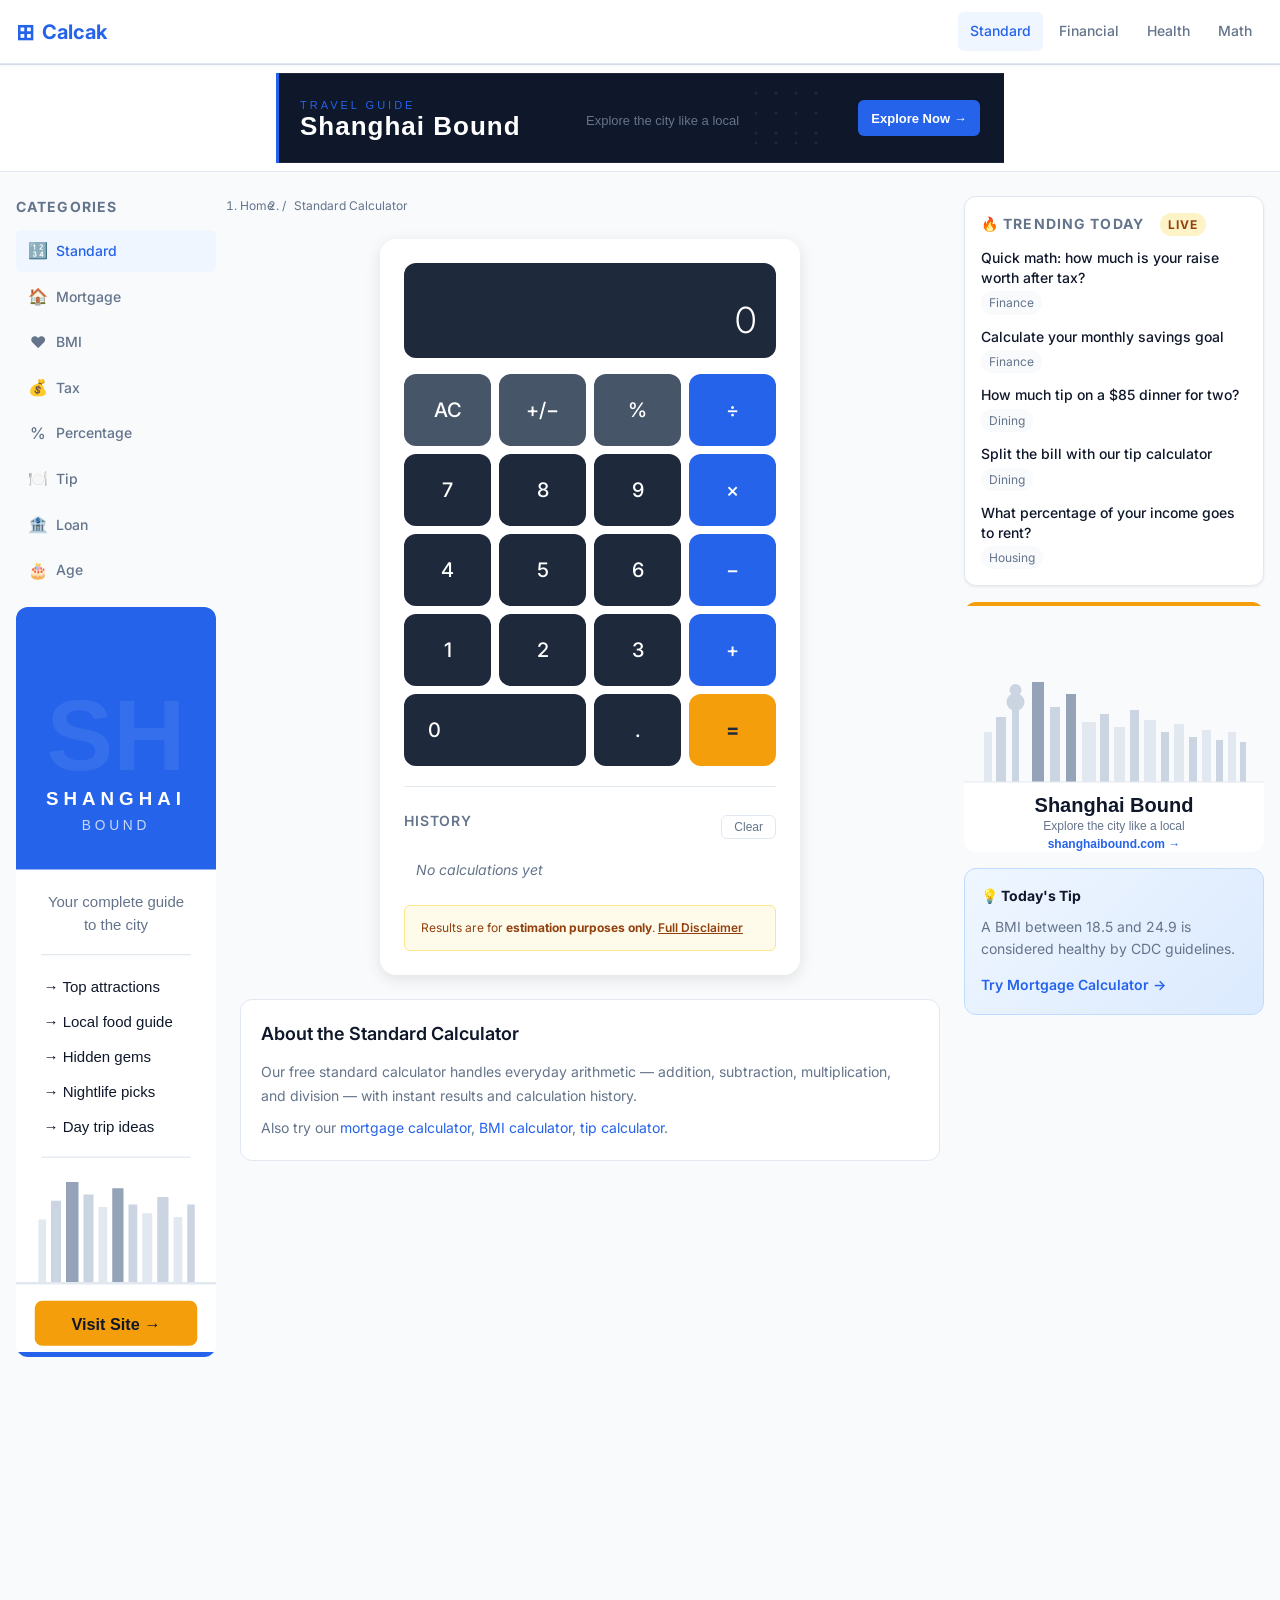
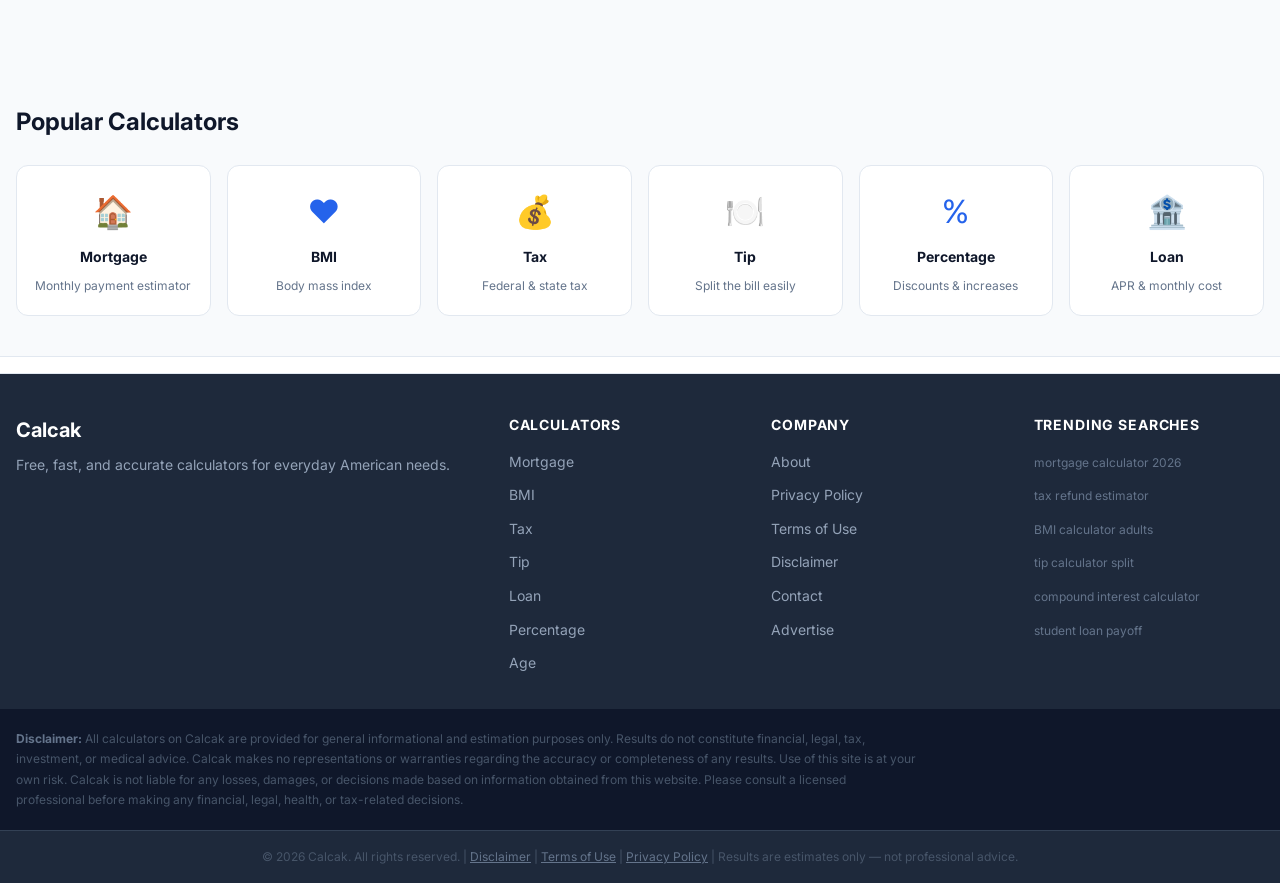
<file: index.html>
<!DOCTYPE html>
<html lang="en">
<head>
  <meta charset="UTF-8" />
  <meta name="viewport" content="width=device-width, initial-scale=1.0" />
  <!-- SEO: Primary meta tags -->
  <title>Calcak – Free Online Calculator | Mortgage, BMI, Tax & More</title>
  <meta name="description" content="Free online calculators for mortgage, BMI, tax, percentage, and more. Fast, accurate, mobile-friendly. Trusted by millions of Americans." />
  <meta name="keywords" content="online calculator, mortgage calculator, BMI calculator, tax calculator, percentage calculator" />
  <link rel="canonical" href="https://www.calcak.com/" />
  <!-- Open Graph -->
  <meta property="og:title" content="Calcak – Free Online Calculators" />
  <meta property="og:description" content="Fast, accurate calculators for everyday American needs." />
  <meta property="og:type" content="website" />
  <meta property="og:url" content="https://www.calcak.com/" />
  <meta property="og:image" content="https://www.calcak.com/og-image.png" />
  <meta property="og:image:width" content="1200" />
  <meta property="og:image:height" content="630" />
  <!-- Twitter Card -->
  <meta name="twitter:card" content="summary_large_image" />
  <meta name="twitter:title" content="Calcak – Free Online Calculators" />
  <meta name="twitter:description" content="Fast, accurate calculators for everyday American needs." />
  <meta name="twitter:image" content="https://www.calcak.com/og-image.png" />
  <!-- Favicon -->
  <link rel="icon" type="image/svg+xml" href="favicon.svg" />
  <link rel="alternate icon" href="favicon.ico" />
  <link rel="apple-touch-icon" href="apple-touch-icon.png" />
  <!-- SEO: Structured data -->
  <script type="application/ld+json">
  [
    {
      "@context": "https://schema.org",
      "@type": "WebApplication",
      "name": "Calcak",
      "url": "https://www.calcak.com/",
      "description": "Free online calculators for mortgage, BMI, tax, percentage, tip, loan, and age.",
      "applicationCategory": "UtilityApplication",
      "operatingSystem": "Any",
      "offers": { "@type": "Offer", "price": "0", "priceCurrency": "USD" }
    },
    {
      "@context": "https://schema.org",
      "@type": "FAQPage",
      "mainEntity": [
        {
          "@type": "Question",
          "name": "How do I calculate my monthly mortgage payment?",
          "acceptedAnswer": { "@type": "Answer", "text": "Enter your home price, down payment, loan term, and interest rate into our free mortgage calculator to get your estimated monthly payment instantly." }
        },
        {
          "@type": "Question",
          "name": "What is a healthy BMI range?",
          "acceptedAnswer": { "@type": "Answer", "text": "According to CDC guidelines, a BMI between 18.5 and 24.9 is considered healthy for adults. Use our BMI calculator to find yours." }
        },
        {
          "@type": "Question",
          "name": "How much federal income tax will I owe in 2026?",
          "acceptedAnswer": { "@type": "Answer", "text": "Use our free 2026 tax calculator. Enter your gross income, filing status, and deductions to get an estimate based on current IRS tax brackets." }
        },
        {
          "@type": "Question",
          "name": "What is the standard tip percentage in the US?",
          "acceptedAnswer": { "@type": "Answer", "text": "The standard tip in the US is 18–20% for restaurant service. Use our tip calculator to split the bill among any number of people." }
        }
      ]
    }
  ]
  </script>
  <link rel="preconnect" href="https://fonts.googleapis.com" />
  <link href="https://fonts.googleapis.com/css2?family=Inter:wght@400;500;600;700&display=swap" rel="stylesheet" />
  <link rel="stylesheet" href="styles.css" />
  <link rel="preload" href="seo-config.json" as="fetch" crossorigin />
  <!-- Google Analytics 4 — replace G-XXXXXXXXXX with your Measurement ID -->
  <script async src="https://www.googletagmanager.com/gtag/js?id=G-XXXXXXXXXX"></script>
  <script>
    window.dataLayer = window.dataLayer || [];
    function gtag(){ dataLayer.push(arguments); }
    gtag('js', new Date());
    gtag('config', 'G-XXXXXXXXXX', { send_page_view: false });
  </script>
</head>
<body>

  <!-- ===== HEADER / NAV ===== -->
  <header class="site-header">
    <div class="container header-inner">
      <a href="/" class="logo" aria-label="Calcak Home">
        <span class="logo-icon">⊞</span>
        <span class="logo-text">Calcak</span>
      </a>
      <nav class="main-nav" aria-label="Main navigation">
        <ul>
          <li><a href="#standard" class="nav-calc active" data-calc="standard">Standard</a></li>
          <li class="has-dropdown">
            <a href="#" aria-haspopup="true" aria-expanded="false">Financial</a>
            <ul class="dropdown" role="menu">
              <li><a href="#mortgage" class="nav-calc" data-calc="mortgage" role="menuitem">Mortgage</a></li>
              <li><a href="#loan"     class="nav-calc" data-calc="loan"     role="menuitem">Loan</a></li>
              <li><a href="#tax"      class="nav-calc" data-calc="tax"      role="menuitem">Tax</a></li>
            </ul>
          </li>
          <li class="has-dropdown">
            <a href="#" aria-haspopup="true" aria-expanded="false">Health</a>
            <ul class="dropdown" role="menu">
              <li><a href="#bmi" class="nav-calc" data-calc="bmi" role="menuitem">BMI</a></li>
              <li><a href="#age" class="nav-calc" data-calc="age" role="menuitem">Age</a></li>
            </ul>
          </li>
          <li class="has-dropdown">
            <a href="#" aria-haspopup="true" aria-expanded="false">Math</a>
            <ul class="dropdown" role="menu">
              <li><a href="#percentage" class="nav-calc" data-calc="percentage" role="menuitem">Percentage</a></li>
              <li><a href="#tip"        class="nav-calc" data-calc="tip"        role="menuitem">Tip</a></li>
            </ul>
          </li>
        </ul>
      </nav>
      <button class="nav-toggle" aria-label="Open menu" aria-expanded="false">
        <span></span><span></span><span></span>
      </button>
    </div>
  </header>

  <!-- ===== AD BANNER TOP (728x90 leaderboard) ===== -->
  <!-- AD-SLOT: top-leaderboard | Size: 728x90 desktop / 320x50 mobile -->
  <div class="ad-banner ad-top" role="complementary" aria-label="Advertisement">
    <a href="https://shanghaibound.com" target="_blank" rel="noopener sponsored">
      <img src="ad-top-728x90.svg" width="728" height="90" alt="Shanghai Bound – Your complete guide to Shanghai" style="display:block;max-width:100%;height:auto;">
    </a>
  </div>

  <!-- ===== MAIN LAYOUT ===== -->
  <main class="main-layout container" id="main-content">

    <!-- LEFT SIDEBAR: Category Nav + Ad -->
    <aside class="sidebar-left" aria-label="Calculator categories">
      <div class="sidebar-section">
        <h2 class="sidebar-title">Categories</h2>
        <ul class="category-list">
          <li><a href="#" class="cat-item active" data-calc="standard">
            <span class="cat-icon">🔢</span> Standard
          </a></li>
          <li><a href="#" class="cat-item" data-calc="mortgage">
            <span class="cat-icon">🏠</span> Mortgage
          </a></li>
          <li><a href="#" class="cat-item" data-calc="bmi">
            <span class="cat-icon">❤️</span> BMI
          </a></li>
          <li><a href="#" class="cat-item" data-calc="tax">
            <span class="cat-icon">💰</span> Tax
          </a></li>
          <li><a href="#" class="cat-item" data-calc="percentage">
            <span class="cat-icon">%</span> Percentage
          </a></li>
          <li><a href="#" class="cat-item" data-calc="tip">
            <span class="cat-icon">🍽️</span> Tip
          </a></li>
          <li><a href="#" class="cat-item" data-calc="loan">
            <span class="cat-icon">🏦</span> Loan
          </a></li>
          <li><a href="#" class="cat-item" data-calc="age">
            <span class="cat-icon">🎂</span> Age
          </a></li>
        </ul>
      </div>
      <!-- AD-SLOT: sidebar-left | Size: 160x600 -->
      <div class="ad-sidebar" role="complementary" aria-label="Advertisement">
        <a href="https://shanghaibound.com" target="_blank" rel="noopener sponsored">
          <img src="ad-sidebar-160x600.svg" width="160" height="600" alt="Shanghai Bound – Travel guide" style="display:block;width:100%;height:auto;">
        </a>
      </div>
    </aside>

    <!-- CENTER: Main Calculator + Results -->
    <section class="calc-main" aria-label="Calculator">

      <!-- Breadcrumb for SEO -->
      <nav class="breadcrumb" aria-label="Breadcrumb">
        <ol>
          <li><a href="/">Home</a></li>
          <li class="breadcrumb-current" aria-current="page">Standard Calculator</li>
        </ol>
      </nav>

      <!-- Calculator Container: dynamically populated by CalcRouter -->
      <div id="calc-container" role="region" aria-live="polite" aria-label="Calculator">
        <!-- CalcRouter.init() renders the active calculator here -->
      </div>

      <!-- SEO Content Block -->
      <!-- SEO-SLOT: dynamic keyword content injected here per calculator type -->
      <div class="seo-content-block">
        <h2>About the Standard Calculator</h2>
        <p>Our free standard calculator handles everyday arithmetic — addition, subtraction, multiplication, and division — with instant results. No sign-up required.</p>
        <p>Looking for more? Try our <a href="#">mortgage calculator</a>, <a href="#">BMI calculator</a>, or <a href="#">tip calculator</a> for specialized needs.</p>
      </div>
    </section>

    <!-- RIGHT SIDEBAR: Trending + Ad -->
    <aside class="sidebar-right" aria-label="Trending topics and ads">

      <!-- TRENDING / DYNAMIC CONTENT BLOCK -->
      <!-- DYNAMIC-SLOT: populated via JS fetch from /api/trending or CMS -->
      <div class="trending-block">
        <h2 class="sidebar-title">
          🔥 Trending Today
          <span class="trending-badge">Live</span>
        </h2>
        <ul class="trending-list" id="trending-list">
          <li class="trending-item">
            <a href="#">Mortgage rates hit 6.8% — recalculate your payment</a>
            <span class="trending-tag">Housing</span>
          </li>
          <li class="trending-item">
            <a href="#">2026 tax brackets updated — check your refund</a>
            <span class="trending-tag">Tax</span>
          </li>
          <li class="trending-item">
            <a href="#">Average US tip rate rises to 20% — use our tip calc</a>
            <span class="trending-tag">Lifestyle</span>
          </li>
          <li class="trending-item">
            <a href="#">Gas price calculator: how much is your commute costing?</a>
            <span class="trending-tag">Auto</span>
          </li>
          <li class="trending-item">
            <a href="#">Student loan forgiveness — recalculate your balance</a>
            <span class="trending-tag">Education</span>
          </li>
        </ul>
        <!-- DYNAMIC-SLOT: refresh interval 24h, source: trending API or editorial CMS -->
      </div>

      <!-- AD-SLOT: sidebar-right | Size: 300x250 medium rectangle -->
      <div class="ad-sidebar ad-300x250" role="complementary" aria-label="Advertisement">
        <a href="https://shanghaibound.com" target="_blank" rel="noopener sponsored">
          <img src="ad-rect-300x250.svg" width="300" height="250" alt="Shanghai Bound – Explore Shanghai like a local" style="display:block;width:100%;height:auto;">
        </a>
      </div>

      <!-- Today's Tip Block -->
      <!-- DYNAMIC-SLOT: daily tip, rotated via JS or CMS -->
      <div class="tip-block">
        <h3>💡 Today's Tip</h3>
        <p id="daily-tip">Did you know? Paying an extra $100/month on a $300k mortgage can save you over $30,000 in interest.</p>
        <a href="#mortgage" class="tip-cta nav-calc" data-calc="mortgage">Try Mortgage Calculator →</a>
      </div>

      <!-- AD-SLOT: sidebar-right-2 | Size: 300x600 half page -->
      <div class="ad-sidebar ad-300x600" role="complementary" aria-label="Advertisement">
      </div>

    </aside>
  </main>

  <!-- ===== POPULAR CALCULATORS GRID ===== -->
  <section class="popular-section container" aria-label="Popular calculators">
    <h2 class="section-title">Popular Calculators</h2>
    <div class="popular-grid">
      <a href="#mortgage" class="popular-card" data-calc="mortgage">
        <span class="popular-icon">🏠</span>
        <span class="popular-name">Mortgage</span>
        <span class="popular-desc">Monthly payment estimator</span>
      </a>
      <a href="#bmi" class="popular-card" data-calc="bmi">
        <span class="popular-icon">❤️</span>
        <span class="popular-name">BMI</span>
        <span class="popular-desc">Body mass index</span>
      </a>
      <a href="#tax" class="popular-card" data-calc="tax">
        <span class="popular-icon">💰</span>
        <span class="popular-name">Tax</span>
        <span class="popular-desc">Federal & state tax</span>
      </a>
      <a href="#tip" class="popular-card" data-calc="tip">
        <span class="popular-icon">🍽️</span>
        <span class="popular-name">Tip</span>
        <span class="popular-desc">Split the bill easily</span>
      </a>
      <a href="#percentage" class="popular-card" data-calc="percentage">
        <span class="popular-icon">%</span>
        <span class="popular-name">Percentage</span>
        <span class="popular-desc">Discounts & increases</span>
      </a>
      <a href="#loan" class="popular-card" data-calc="loan">
        <span class="popular-icon">🏦</span>
        <span class="popular-name">Loan</span>
        <span class="popular-desc">APR & monthly cost</span>
      </a>
    </div>
  </section>

  <!-- ===== AD BANNER BOTTOM (728x90) ===== -->
  <!-- AD-SLOT: bottom-leaderboard | Size: 728x90 desktop / 320x50 mobile -->
  <div class="ad-banner ad-bottom" role="complementary" aria-label="Advertisement">
  </div>

  <!-- ===== FOOTER ===== -->
  <footer class="site-footer">
    <div class="container footer-inner">
      <div class="footer-brand">
        <span class="logo-text">Calcak</span>
        <p>Free, fast, and accurate calculators for everyday American needs.</p>
      </div>
      <nav class="footer-nav" aria-label="Footer navigation">
        <h4>Calculators</h4>
        <ul>
          <li><a href="#mortgage"   class="nav-calc" data-calc="mortgage">Mortgage</a></li>
          <li><a href="#bmi"        class="nav-calc" data-calc="bmi">BMI</a></li>
          <li><a href="#tax"        class="nav-calc" data-calc="tax">Tax</a></li>
          <li><a href="#tip"        class="nav-calc" data-calc="tip">Tip</a></li>
          <li><a href="#loan"       class="nav-calc" data-calc="loan">Loan</a></li>
          <li><a href="#percentage" class="nav-calc" data-calc="percentage">Percentage</a></li>
          <li><a href="#age"        class="nav-calc" data-calc="age">Age</a></li>
        </ul>
      </nav>
      <nav class="footer-nav" aria-label="Company links">
        <h4>Company</h4>
        <ul>
          <li><a href="#">About</a></li>
          <li><a href="privacy.html">Privacy Policy</a></li>
          <li><a href="terms.html">Terms of Use</a></li>
          <li><a href="disclaimer.html">Disclaimer</a></li>
          <li><a href="#">Contact</a></li>
          <li><a href="#">Advertise</a></li>
        </ul>
      </nav>
      <div class="footer-seo">
        <!-- SEO-SLOT: footer keyword links, updated monthly -->
        <h4>Trending Searches</h4>
        <ul class="footer-keywords" id="footer-keywords">
          <li><a href="#">mortgage calculator 2026</a></li>
          <li><a href="#">tax refund estimator</a></li>
          <li><a href="#">BMI calculator adults</a></li>
          <li><a href="#">tip calculator split</a></li>
        </ul>
      </div>
    </div>
    <div class="footer-disclaimer">
      <div class="container">
        <p><strong>Disclaimer:</strong> All calculators on Calcak are provided for general informational and estimation purposes only. Results do not constitute financial, legal, tax, investment, or medical advice. Calcak makes no representations or warranties regarding the accuracy or completeness of any results. Use of this site is at your own risk. Calcak is not liable for any losses, damages, or decisions made based on information obtained from this website. Please consult a licensed professional before making any financial, legal, health, or tax-related decisions.</p>
      </div>
    </div>
    <div class="footer-bottom">
      <p>© 2026 Calcak. All rights reserved. | <a href="disclaimer.html">Disclaimer</a> | <a href="terms.html">Terms of Use</a> | <a href="privacy.html">Privacy Policy</a> | Results are estimates only — not professional advice.</p>
    </div>
  </footer>

  <!-- Back to Top -->
  <button class="back-to-top" id="back-to-top" aria-label="Back to top" hidden>↑</button>

  <script src="calculators.js"></script>
  <script src="trending-data.js"></script>
  <script src="seo-engine.js"></script>
  <script src="app.js"></script>
  <script>
    if ('serviceWorker' in navigator) {
      navigator.serviceWorker.register('/sw.js');
    }
  </script>
</body>
</html>
</file>
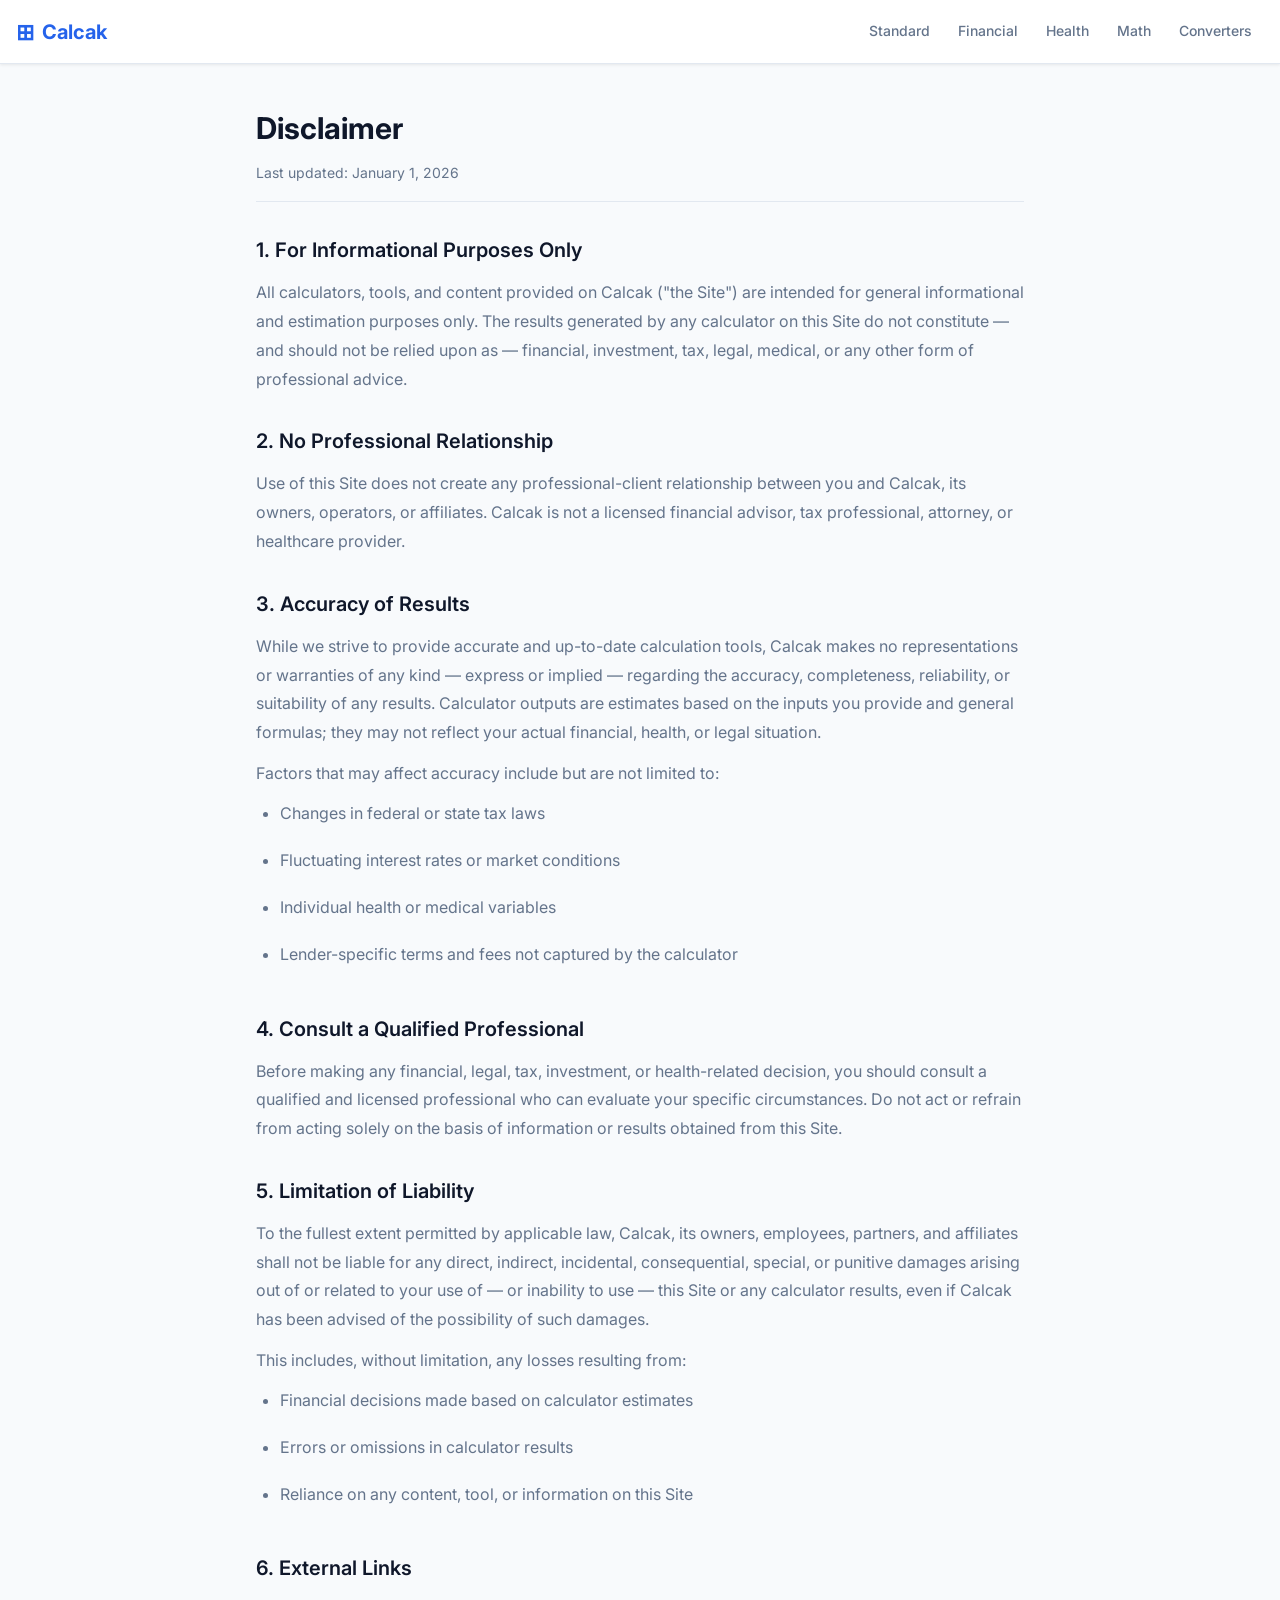
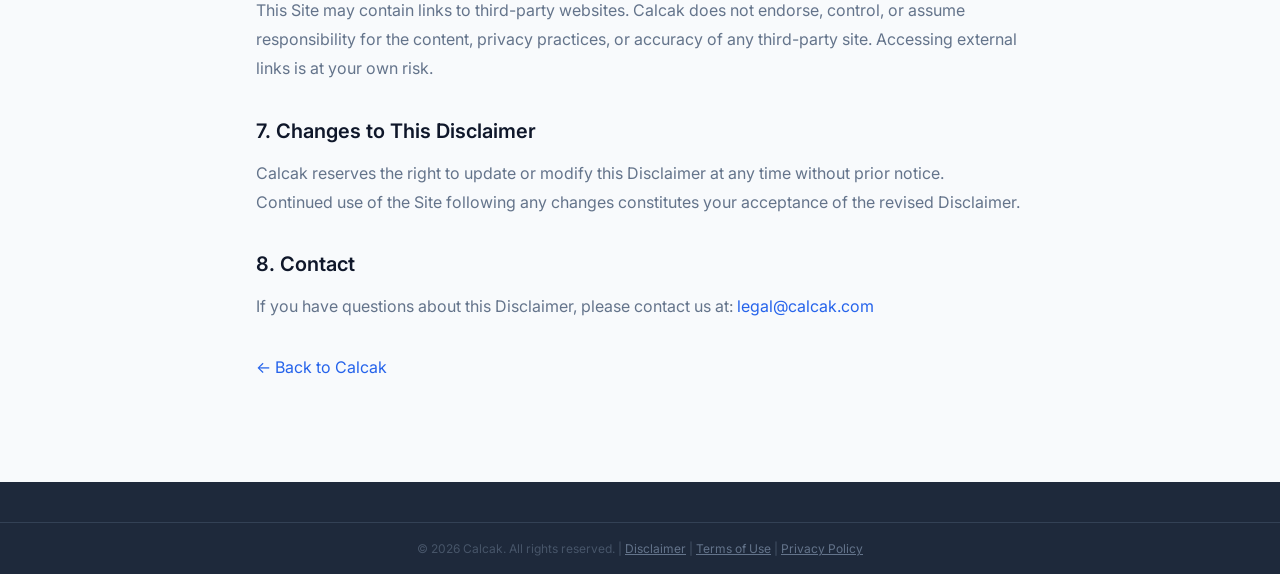
<file: disclaimer.html>
<!DOCTYPE html>
<html lang="en">
<head>
  <meta charset="UTF-8" />
  <meta name="viewport" content="width=device-width, initial-scale=1.0" />
  <title>Disclaimer – Calcak</title>
  <meta name="description" content="Calcak disclaimer: all calculator results are for estimation purposes only and do not constitute professional advice." />
  <meta name="robots" content="noindex, follow" />
  <link rel="preconnect" href="https://fonts.googleapis.com" />
  <link href="https://fonts.googleapis.com/css2?family=Inter:wght@400;500;600;700&display=swap" rel="stylesheet" />
  <link rel="stylesheet" href="styles.css" />
  <link rel="icon" type="image/svg+xml" href="favicon.svg" />
</head>
<body>

  <header class="site-header">
    <div class="container header-inner">
      <a href="index.html" class="logo" aria-label="Calcak Home">
        <span class="logo-icon">⊞</span>
        <span class="logo-text">Calcak</span>
      </a>
      <nav class="main-nav" aria-label="Main navigation">
        <ul>
          <li><a href="index.html">Standard</a></li>
          <li><a href="#">Financial</a></li>
          <li><a href="#">Health</a></li>
          <li><a href="#">Math</a></li>
          <li><a href="#">Converters</a></li>
        </ul>
      </nav>
      <button class="nav-toggle" aria-label="Open menu" aria-expanded="false">
        <span></span><span></span><span></span>
      </button>
    </div>
  </header>

  <main>
    <article class="legal-page">
      <h1>Disclaimer</h1>
      <p class="legal-meta">Last updated: January 1, 2026</p>

      <h2>1. For Informational Purposes Only</h2>
      <p>All calculators, tools, and content provided on Calcak ("the Site") are intended for general informational and estimation purposes only. The results generated by any calculator on this Site do not constitute — and should not be relied upon as — financial, investment, tax, legal, medical, or any other form of professional advice.</p>

      <h2>2. No Professional Relationship</h2>
      <p>Use of this Site does not create any professional-client relationship between you and Calcak, its owners, operators, or affiliates. Calcak is not a licensed financial advisor, tax professional, attorney, or healthcare provider.</p>

      <h2>3. Accuracy of Results</h2>
      <p>While we strive to provide accurate and up-to-date calculation tools, Calcak makes no representations or warranties of any kind — express or implied — regarding the accuracy, completeness, reliability, or suitability of any results. Calculator outputs are estimates based on the inputs you provide and general formulas; they may not reflect your actual financial, health, or legal situation.</p>
      <p>Factors that may affect accuracy include but are not limited to:</p>
      <ul>
        <li>Changes in federal or state tax laws</li>
        <li>Fluctuating interest rates or market conditions</li>
        <li>Individual health or medical variables</li>
        <li>Lender-specific terms and fees not captured by the calculator</li>
      </ul>

      <h2>4. Consult a Qualified Professional</h2>
      <p>Before making any financial, legal, tax, investment, or health-related decision, you should consult a qualified and licensed professional who can evaluate your specific circumstances. Do not act or refrain from acting solely on the basis of information or results obtained from this Site.</p>

      <h2>5. Limitation of Liability</h2>
      <p>To the fullest extent permitted by applicable law, Calcak, its owners, employees, partners, and affiliates shall not be liable for any direct, indirect, incidental, consequential, special, or punitive damages arising out of or related to your use of — or inability to use — this Site or any calculator results, even if Calcak has been advised of the possibility of such damages.</p>
      <p>This includes, without limitation, any losses resulting from:</p>
      <ul>
        <li>Financial decisions made based on calculator estimates</li>
        <li>Errors or omissions in calculator results</li>
        <li>Reliance on any content, tool, or information on this Site</li>
      </ul>

      <h2>6. External Links</h2>
      <p>This Site may contain links to third-party websites. Calcak does not endorse, control, or assume responsibility for the content, privacy practices, or accuracy of any third-party site. Accessing external links is at your own risk.</p>

      <h2>7. Changes to This Disclaimer</h2>
      <p>Calcak reserves the right to update or modify this Disclaimer at any time without prior notice. Continued use of the Site following any changes constitutes your acceptance of the revised Disclaimer.</p>

      <h2>8. Contact</h2>
      <p>If you have questions about this Disclaimer, please contact us at: <a href="mailto:legal@calcak.com">legal@calcak.com</a></p>

      <p style="margin-top: 2rem;"><a href="index.html">← Back to Calcak</a></p>
    </article>
  </main>

  <footer class="site-footer">
    <div class="footer-bottom">
      <p>© 2026 Calcak. All rights reserved. | <a href="disclaimer.html">Disclaimer</a> | <a href="terms.html">Terms of Use</a> | <a href="privacy.html">Privacy Policy</a></p>
    </div>
  </footer>

</body>
</html>
</file>
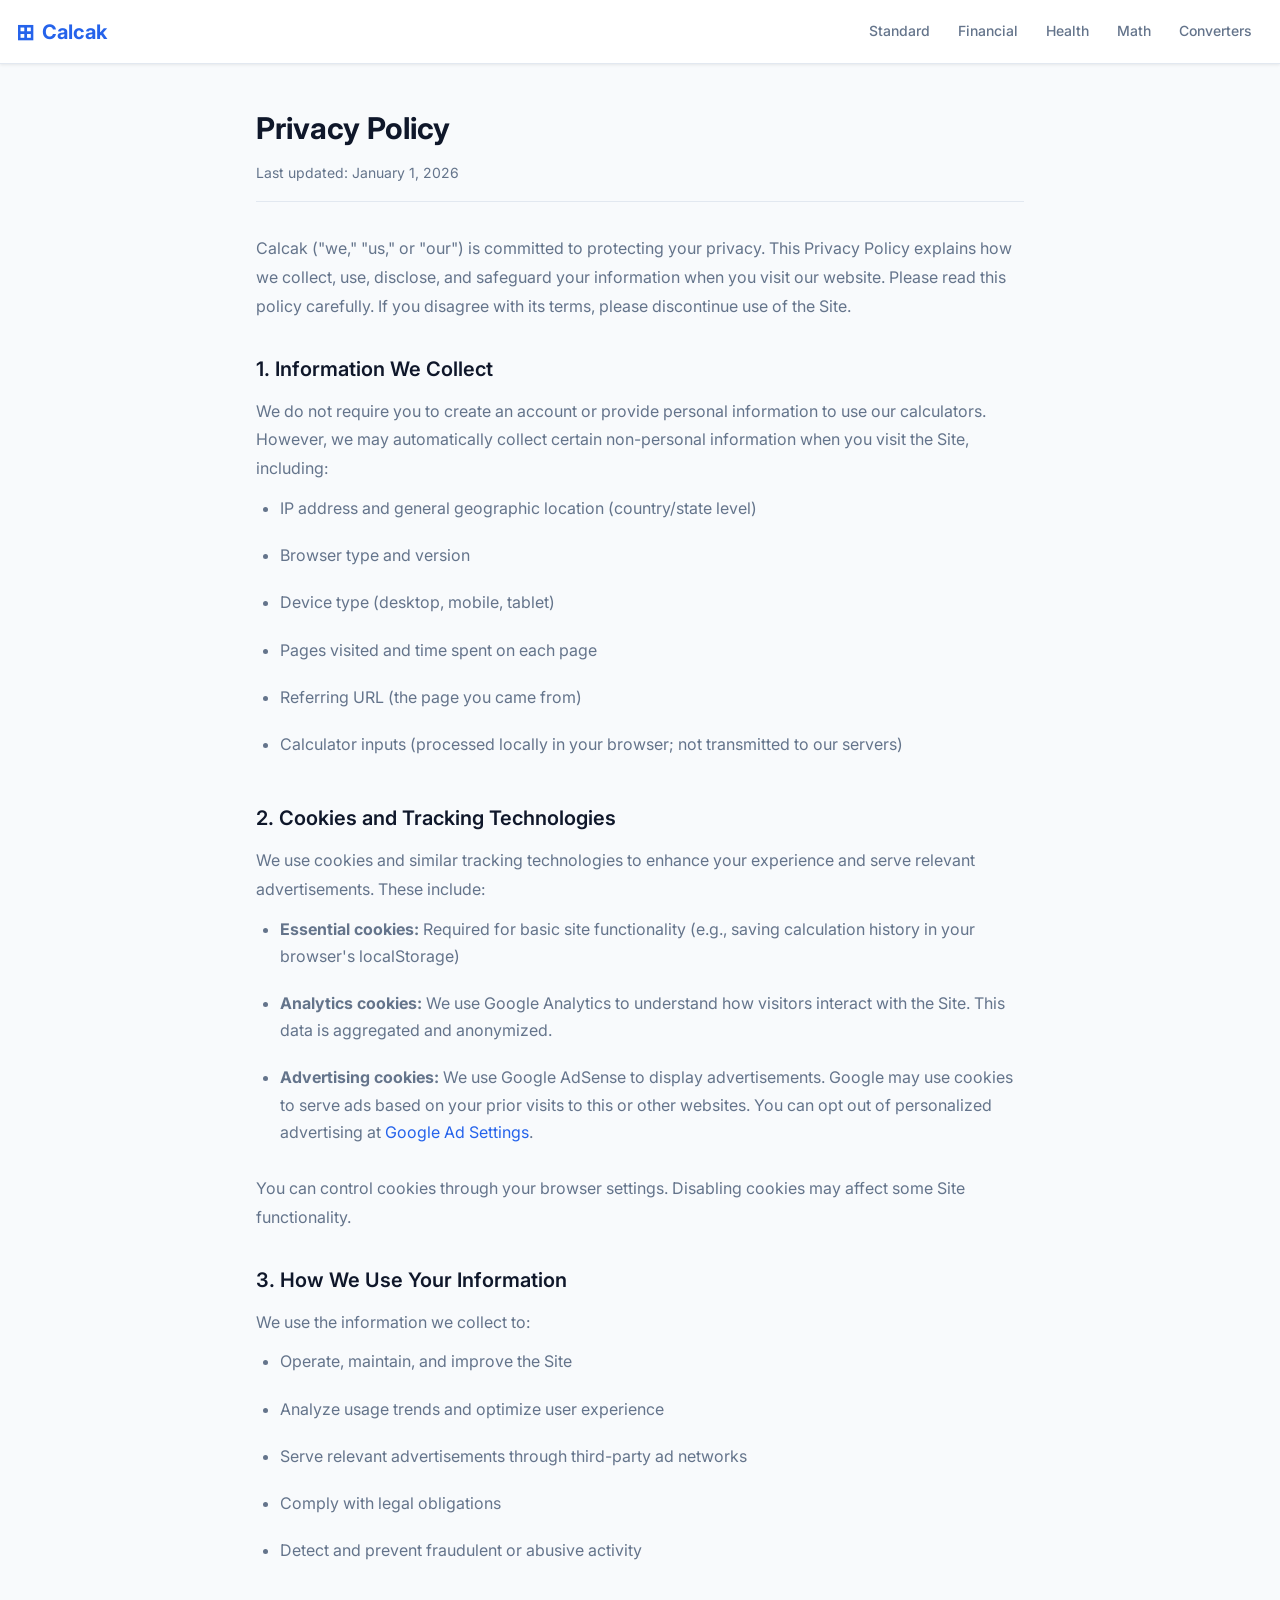
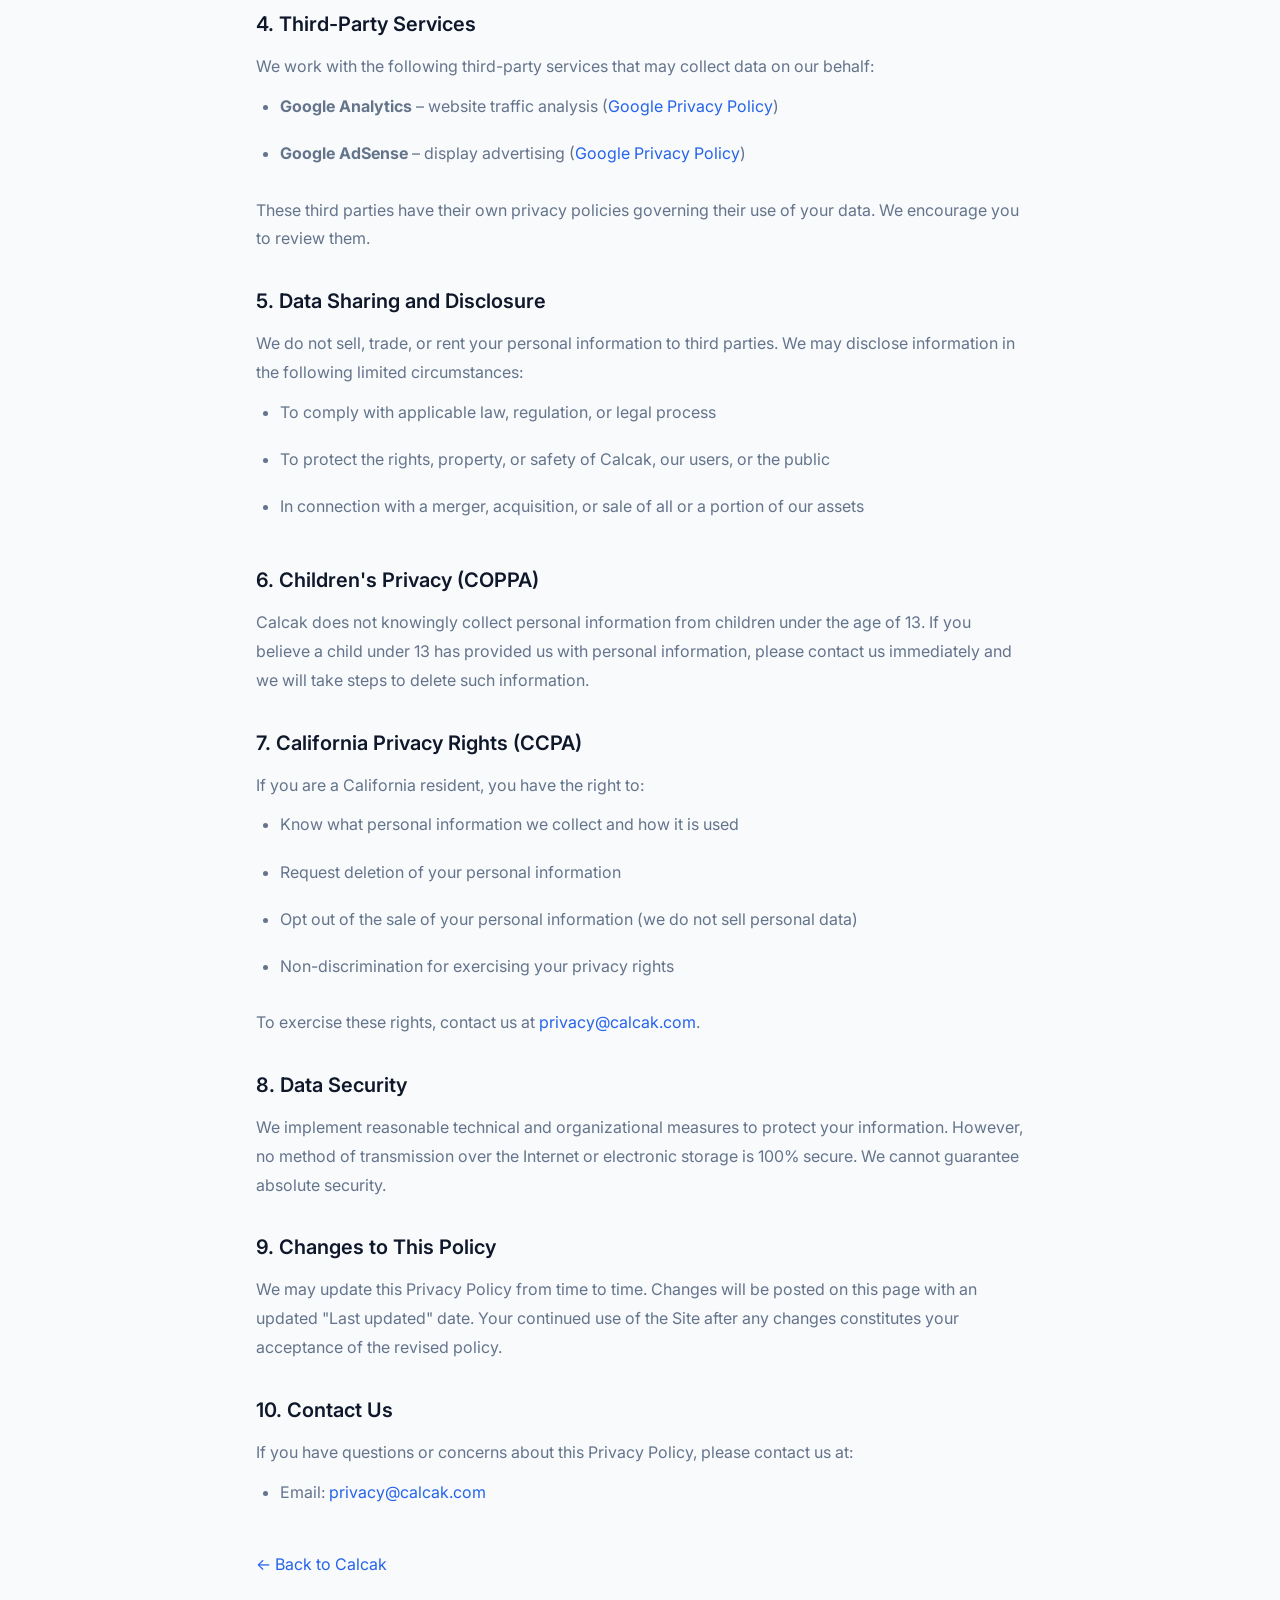
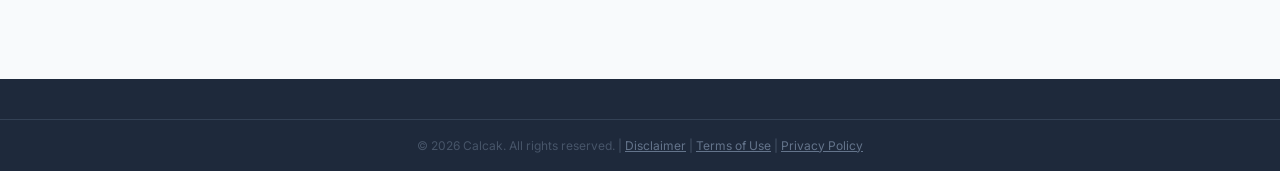
<file: privacy.html>
<!DOCTYPE html>
<html lang="en">
<head>
  <meta charset="UTF-8" />
  <meta name="viewport" content="width=device-width, initial-scale=1.0" />
  <title>Privacy Policy – Calcak</title>
  <meta name="description" content="Calcak Privacy Policy: how we collect, use, and protect your information." />
  <meta name="robots" content="noindex, follow" />
  <link rel="preconnect" href="https://fonts.googleapis.com" />
  <link href="https://fonts.googleapis.com/css2?family=Inter:wght@400;500;600;700&display=swap" rel="stylesheet" />
  <link rel="stylesheet" href="styles.css" />
  <link rel="icon" type="image/svg+xml" href="favicon.svg" />
</head>
<body>

  <header class="site-header">
    <div class="container header-inner">
      <a href="index.html" class="logo" aria-label="Calcak Home">
        <span class="logo-icon">⊞</span>
        <span class="logo-text">Calcak</span>
      </a>
      <nav class="main-nav" aria-label="Main navigation">
        <ul>
          <li><a href="index.html">Standard</a></li>
          <li><a href="#">Financial</a></li>
          <li><a href="#">Health</a></li>
          <li><a href="#">Math</a></li>
          <li><a href="#">Converters</a></li>
        </ul>
      </nav>
      <button class="nav-toggle" aria-label="Open menu" aria-expanded="false">
        <span></span><span></span><span></span>
      </button>
    </div>
  </header>

  <main>
    <article class="legal-page">
      <h1>Privacy Policy</h1>
      <p class="legal-meta">Last updated: January 1, 2026</p>

      <p>Calcak ("we," "us," or "our") is committed to protecting your privacy. This Privacy Policy explains how we collect, use, disclose, and safeguard your information when you visit our website. Please read this policy carefully. If you disagree with its terms, please discontinue use of the Site.</p>

      <h2>1. Information We Collect</h2>
      <p>We do not require you to create an account or provide personal information to use our calculators. However, we may automatically collect certain non-personal information when you visit the Site, including:</p>
      <ul>
        <li>IP address and general geographic location (country/state level)</li>
        <li>Browser type and version</li>
        <li>Device type (desktop, mobile, tablet)</li>
        <li>Pages visited and time spent on each page</li>
        <li>Referring URL (the page you came from)</li>
        <li>Calculator inputs (processed locally in your browser; not transmitted to our servers)</li>
      </ul>

      <h2>2. Cookies and Tracking Technologies</h2>
      <p>We use cookies and similar tracking technologies to enhance your experience and serve relevant advertisements. These include:</p>
      <ul>
        <li><strong>Essential cookies:</strong> Required for basic site functionality (e.g., saving calculation history in your browser's localStorage)</li>
        <li><strong>Analytics cookies:</strong> We use Google Analytics to understand how visitors interact with the Site. This data is aggregated and anonymized.</li>
        <li><strong>Advertising cookies:</strong> We use Google AdSense to display advertisements. Google may use cookies to serve ads based on your prior visits to this or other websites. You can opt out of personalized advertising at <a href="https://www.google.com/settings/ads" target="_blank" rel="noopener">Google Ad Settings</a>.</li>
      </ul>
      <p>You can control cookies through your browser settings. Disabling cookies may affect some Site functionality.</p>

      <h2>3. How We Use Your Information</h2>
      <p>We use the information we collect to:</p>
      <ul>
        <li>Operate, maintain, and improve the Site</li>
        <li>Analyze usage trends and optimize user experience</li>
        <li>Serve relevant advertisements through third-party ad networks</li>
        <li>Comply with legal obligations</li>
        <li>Detect and prevent fraudulent or abusive activity</li>
      </ul>

      <h2>4. Third-Party Services</h2>
      <p>We work with the following third-party services that may collect data on our behalf:</p>
      <ul>
        <li><strong>Google Analytics</strong> – website traffic analysis (<a href="https://policies.google.com/privacy" target="_blank" rel="noopener">Google Privacy Policy</a>)</li>
        <li><strong>Google AdSense</strong> – display advertising (<a href="https://policies.google.com/privacy" target="_blank" rel="noopener">Google Privacy Policy</a>)</li>
      </ul>
      <p>These third parties have their own privacy policies governing their use of your data. We encourage you to review them.</p>

      <h2>5. Data Sharing and Disclosure</h2>
      <p>We do not sell, trade, or rent your personal information to third parties. We may disclose information in the following limited circumstances:</p>
      <ul>
        <li>To comply with applicable law, regulation, or legal process</li>
        <li>To protect the rights, property, or safety of Calcak, our users, or the public</li>
        <li>In connection with a merger, acquisition, or sale of all or a portion of our assets</li>
      </ul>

      <h2>6. Children's Privacy (COPPA)</h2>
      <p>Calcak does not knowingly collect personal information from children under the age of 13. If you believe a child under 13 has provided us with personal information, please contact us immediately and we will take steps to delete such information.</p>

      <h2>7. California Privacy Rights (CCPA)</h2>
      <p>If you are a California resident, you have the right to:</p>
      <ul>
        <li>Know what personal information we collect and how it is used</li>
        <li>Request deletion of your personal information</li>
        <li>Opt out of the sale of your personal information (we do not sell personal data)</li>
        <li>Non-discrimination for exercising your privacy rights</li>
      </ul>
      <p>To exercise these rights, contact us at <a href="mailto:privacy@calcak.com">privacy@calcak.com</a>.</p>

      <h2>8. Data Security</h2>
      <p>We implement reasonable technical and organizational measures to protect your information. However, no method of transmission over the Internet or electronic storage is 100% secure. We cannot guarantee absolute security.</p>

      <h2>9. Changes to This Policy</h2>
      <p>We may update this Privacy Policy from time to time. Changes will be posted on this page with an updated "Last updated" date. Your continued use of the Site after any changes constitutes your acceptance of the revised policy.</p>

      <h2>10. Contact Us</h2>
      <p>If you have questions or concerns about this Privacy Policy, please contact us at:</p>
      <ul>
        <li>Email: <a href="mailto:privacy@calcak.com">privacy@calcak.com</a></li>
      </ul>

      <p style="margin-top: 2rem;"><a href="index.html">← Back to Calcak</a></p>
    </article>
  </main>

  <footer class="site-footer">
    <div class="footer-bottom">
      <p>© 2026 Calcak. All rights reserved. | <a href="disclaimer.html">Disclaimer</a> | <a href="terms.html">Terms of Use</a> | <a href="privacy.html">Privacy Policy</a></p>
    </div>
  </footer>

</body>
</html>
</file>
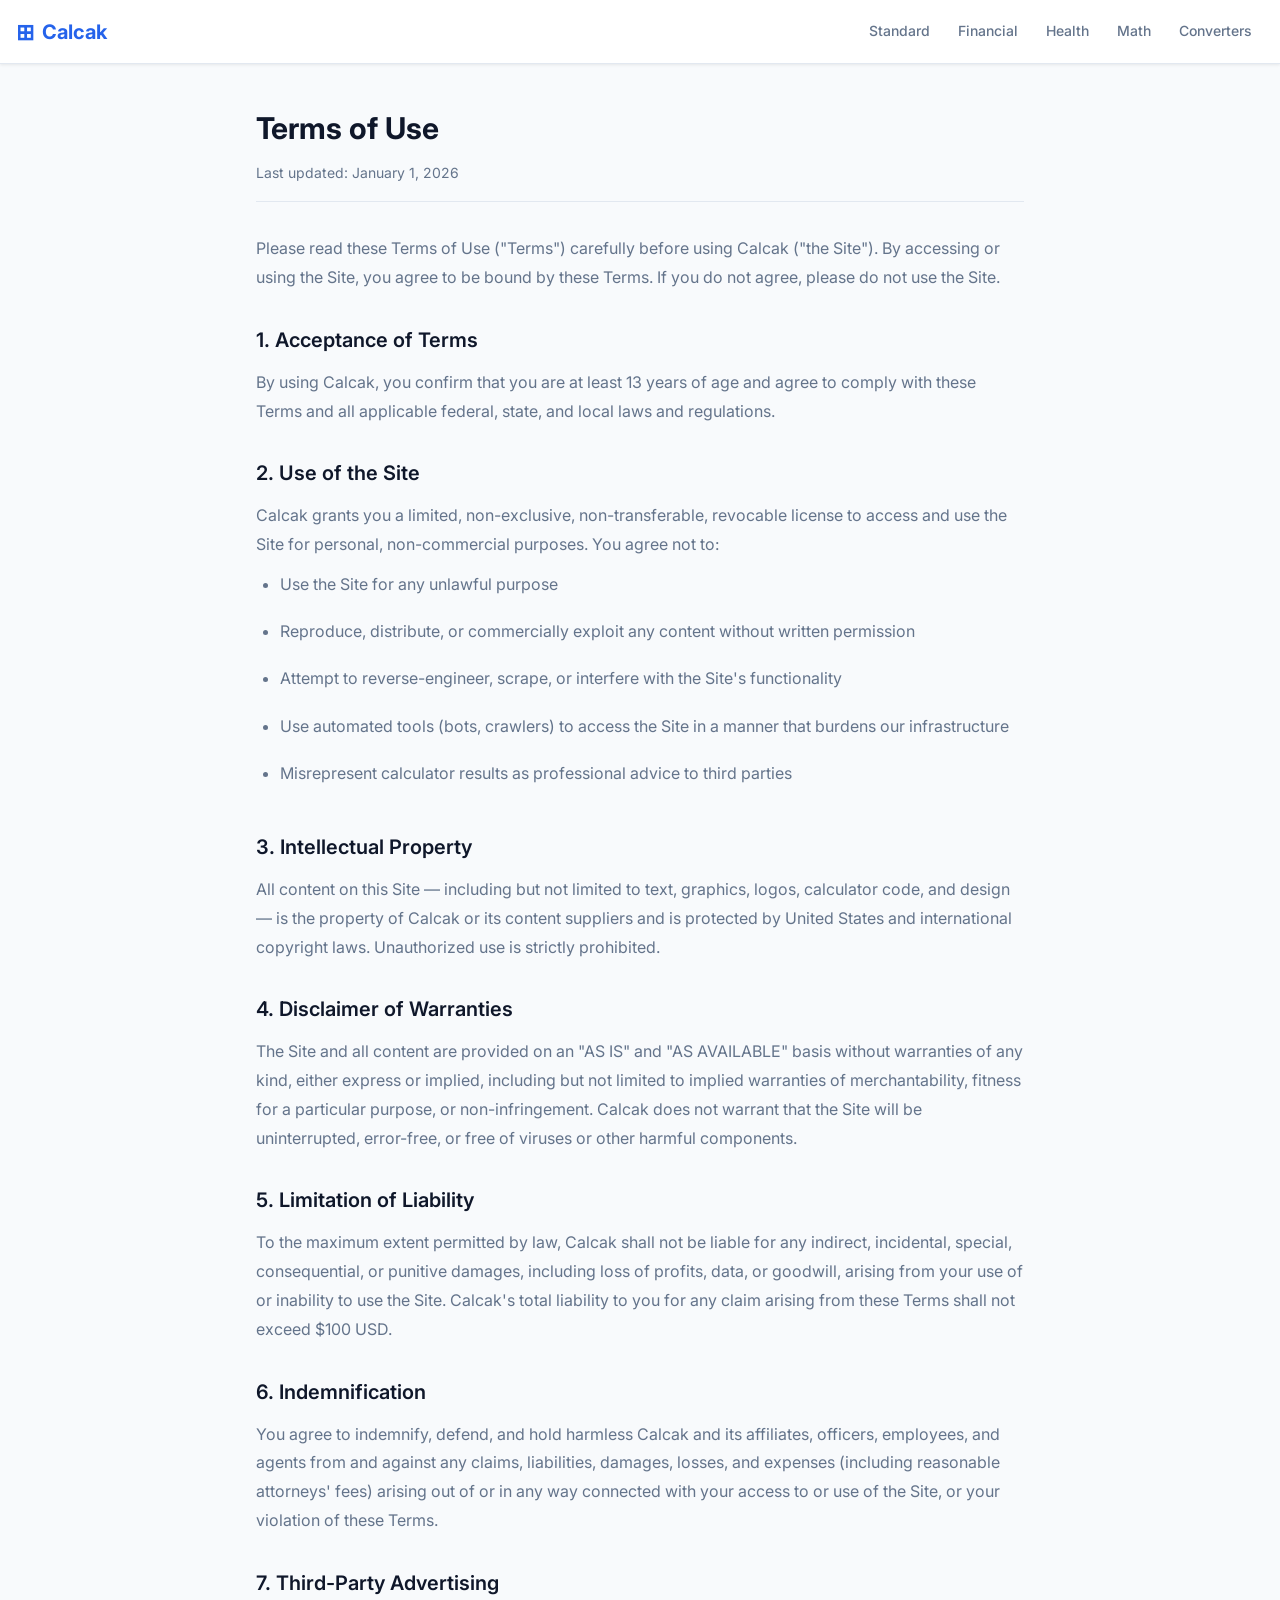
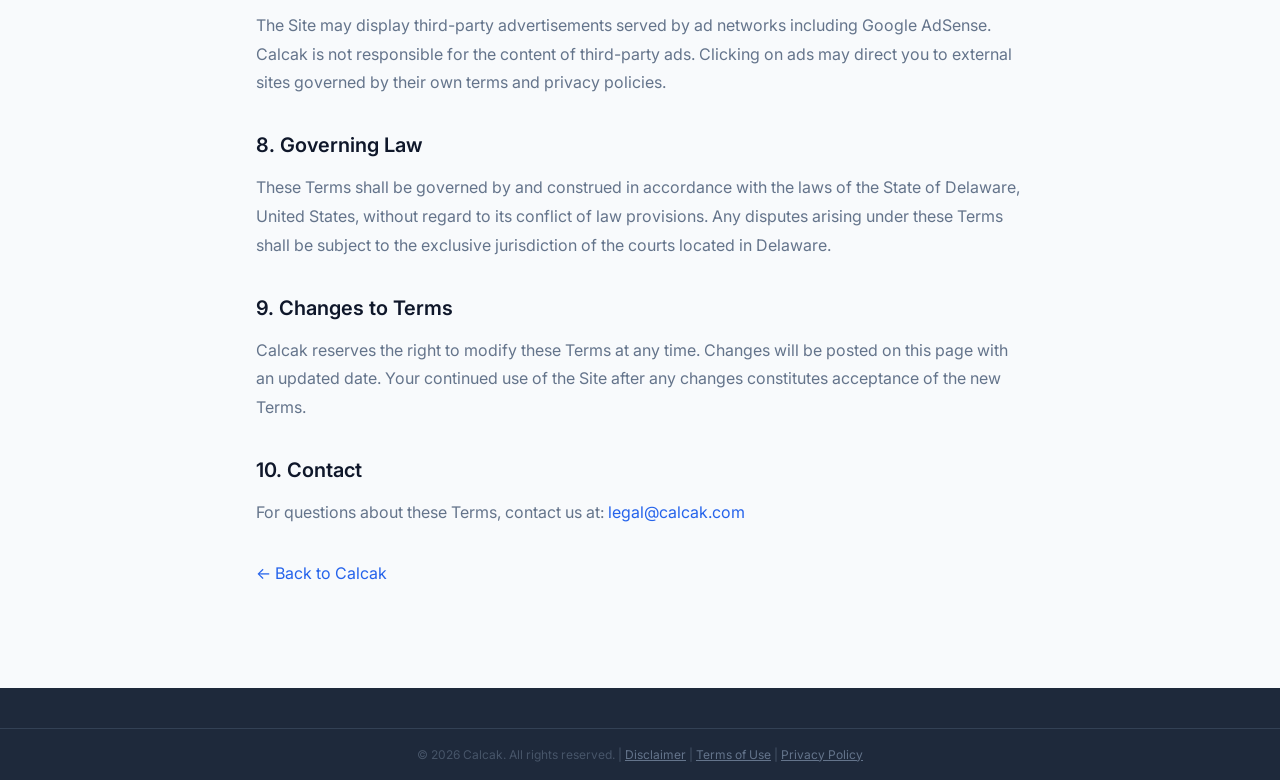
<file: terms.html>
<!DOCTYPE html>
<html lang="en">
<head>
  <meta charset="UTF-8" />
  <meta name="viewport" content="width=device-width, initial-scale=1.0" />
  <title>Terms of Use – Calcak</title>
  <meta name="description" content="Calcak Terms of Use — please read before using our free online calculators." />
  <meta name="robots" content="noindex, follow" />
  <link rel="preconnect" href="https://fonts.googleapis.com" />
  <link href="https://fonts.googleapis.com/css2?family=Inter:wght@400;500;600;700&display=swap" rel="stylesheet" />
  <link rel="stylesheet" href="styles.css" />
  <link rel="icon" type="image/svg+xml" href="favicon.svg" />
</head>
<body>

  <header class="site-header">
    <div class="container header-inner">
      <a href="index.html" class="logo" aria-label="Calcak Home">
        <span class="logo-icon">⊞</span>
        <span class="logo-text">Calcak</span>
      </a>
      <nav class="main-nav" aria-label="Main navigation">
        <ul>
          <li><a href="index.html">Standard</a></li>
          <li><a href="#">Financial</a></li>
          <li><a href="#">Health</a></li>
          <li><a href="#">Math</a></li>
          <li><a href="#">Converters</a></li>
        </ul>
      </nav>
      <button class="nav-toggle" aria-label="Open menu" aria-expanded="false">
        <span></span><span></span><span></span>
      </button>
    </div>
  </header>

  <main>
    <article class="legal-page">
      <h1>Terms of Use</h1>
      <p class="legal-meta">Last updated: January 1, 2026</p>

      <p>Please read these Terms of Use ("Terms") carefully before using Calcak ("the Site"). By accessing or using the Site, you agree to be bound by these Terms. If you do not agree, please do not use the Site.</p>

      <h2>1. Acceptance of Terms</h2>
      <p>By using Calcak, you confirm that you are at least 13 years of age and agree to comply with these Terms and all applicable federal, state, and local laws and regulations.</p>

      <h2>2. Use of the Site</h2>
      <p>Calcak grants you a limited, non-exclusive, non-transferable, revocable license to access and use the Site for personal, non-commercial purposes. You agree not to:</p>
      <ul>
        <li>Use the Site for any unlawful purpose</li>
        <li>Reproduce, distribute, or commercially exploit any content without written permission</li>
        <li>Attempt to reverse-engineer, scrape, or interfere with the Site's functionality</li>
        <li>Use automated tools (bots, crawlers) to access the Site in a manner that burdens our infrastructure</li>
        <li>Misrepresent calculator results as professional advice to third parties</li>
      </ul>

      <h2>3. Intellectual Property</h2>
      <p>All content on this Site — including but not limited to text, graphics, logos, calculator code, and design — is the property of Calcak or its content suppliers and is protected by United States and international copyright laws. Unauthorized use is strictly prohibited.</p>

      <h2>4. Disclaimer of Warranties</h2>
      <p>The Site and all content are provided on an "AS IS" and "AS AVAILABLE" basis without warranties of any kind, either express or implied, including but not limited to implied warranties of merchantability, fitness for a particular purpose, or non-infringement. Calcak does not warrant that the Site will be uninterrupted, error-free, or free of viruses or other harmful components.</p>

      <h2>5. Limitation of Liability</h2>
      <p>To the maximum extent permitted by law, Calcak shall not be liable for any indirect, incidental, special, consequential, or punitive damages, including loss of profits, data, or goodwill, arising from your use of or inability to use the Site. Calcak's total liability to you for any claim arising from these Terms shall not exceed $100 USD.</p>

      <h2>6. Indemnification</h2>
      <p>You agree to indemnify, defend, and hold harmless Calcak and its affiliates, officers, employees, and agents from and against any claims, liabilities, damages, losses, and expenses (including reasonable attorneys' fees) arising out of or in any way connected with your access to or use of the Site, or your violation of these Terms.</p>

      <h2>7. Third-Party Advertising</h2>
      <p>The Site may display third-party advertisements served by ad networks including Google AdSense. Calcak is not responsible for the content of third-party ads. Clicking on ads may direct you to external sites governed by their own terms and privacy policies.</p>

      <h2>8. Governing Law</h2>
      <p>These Terms shall be governed by and construed in accordance with the laws of the State of Delaware, United States, without regard to its conflict of law provisions. Any disputes arising under these Terms shall be subject to the exclusive jurisdiction of the courts located in Delaware.</p>

      <h2>9. Changes to Terms</h2>
      <p>Calcak reserves the right to modify these Terms at any time. Changes will be posted on this page with an updated date. Your continued use of the Site after any changes constitutes acceptance of the new Terms.</p>

      <h2>10. Contact</h2>
      <p>For questions about these Terms, contact us at: <a href="mailto:legal@calcak.com">legal@calcak.com</a></p>

      <p style="margin-top: 2rem;"><a href="index.html">← Back to Calcak</a></p>
    </article>
  </main>

  <footer class="site-footer">
    <div class="footer-bottom">
      <p>© 2026 Calcak. All rights reserved. | <a href="disclaimer.html">Disclaimer</a> | <a href="terms.html">Terms of Use</a> | <a href="privacy.html">Privacy Policy</a></p>
    </div>
  </footer>

</body>
</html>
</file>
<file: styles.css>
/* =============================================
   Calcak – Design System & Layout
   Breakpoints: 375 / 768 / 1024 / 1280
   ============================================= */

/* ---- Reset & Base ---- */
*, *::before, *::after { box-sizing: border-box; margin: 0; padding: 0; }

:root {
  /* Brand Colors */
  --color-primary:     #2563EB;
  --color-primary-dk:  #1D4ED8;
  --color-accent:      #F59E0B;
  --color-accent-dk:   #D97706;

  /* Neutrals */
  --color-bg:          #F8FAFC;
  --color-surface:     #FFFFFF;
  --color-border:      #E2E8F0;
  --color-text:        #0F172A;
  --color-text-muted:  #64748B;

  /* Calculator Keys */
  --key-num-bg:        #1E293B;
  --key-num-hover:     #334155;
  --key-fn-bg:         #475569;
  --key-fn-hover:      #64748B;
  --key-op-bg:         #2563EB;
  --key-op-hover:      #1D4ED8;
  --key-eq-bg:         #F59E0B;
  --key-eq-hover:      #D97706;
  --key-text:          #FFFFFF;

  /* Typography */
  --font-base:         'Inter', -apple-system, BlinkMacSystemFont, sans-serif;
  --text-xs:           0.75rem;
  --text-sm:           0.875rem;
  --text-base:         1rem;
  --text-lg:           1.125rem;
  --text-xl:           1.25rem;
  --text-2xl:          1.5rem;
  --text-3xl:          1.875rem;
  --text-4xl:          2.25rem;

  /* Spacing */
  --space-1: 0.25rem;
  --space-2: 0.5rem;
  --space-3: 0.75rem;
  --space-4: 1rem;
  --space-5: 1.25rem;
  --space-6: 1.5rem;
  --space-8: 2rem;
  --space-10: 2.5rem;
  --space-12: 3rem;

  /* Radius */
  --radius-sm:  6px;
  --radius-md:  12px;
  --radius-lg:  16px;
  --radius-xl:  24px;
  --radius-full: 9999px;

  /* Shadow */
  --shadow-sm:  0 1px 3px rgba(0,0,0,.08);
  --shadow-md:  0 4px 16px rgba(0,0,0,.10);
  --shadow-lg:  0 8px 32px rgba(0,0,0,.12);

  /* Layout */
  --header-h:   64px;
  --container:  1280px;
}

html { font-size: 16px; scroll-behavior: smooth; }

body {
  font-family: var(--font-base);
  background: var(--color-bg);
  color: var(--color-text);
  line-height: 1.6;
  -webkit-font-smoothing: antialiased;
}

a { color: var(--color-primary); text-decoration: none; }
a:hover { text-decoration: underline; }
ul { list-style: none; }

/* Accessibility */
.sr-only {
  position: absolute; width: 1px; height: 1px;
  padding: 0; margin: -1px; overflow: hidden;
  clip: rect(0,0,0,0); white-space: nowrap; border: 0;
}
:focus-visible {
  outline: 3px solid var(--color-primary);
  outline-offset: 2px;
  border-radius: var(--radius-sm);
}

/* ---- Container ---- */
.container {
  width: 100%;
  max-width: var(--container);
  margin: 0 auto;
  padding: 0 var(--space-4);
}

/* =============================================
   HEADER
   ============================================= */
.site-header {
  position: sticky;
  top: 0;
  z-index: 100;
  height: var(--header-h);
  background: var(--color-surface);
  border-bottom: 1px solid var(--color-border);
  box-shadow: var(--shadow-sm);
}

.header-inner {
  display: flex;
  align-items: center;
  justify-content: space-between;
  height: 100%;
  gap: var(--space-6);
}

.logo {
  display: flex;
  align-items: center;
  gap: var(--space-2);
  font-size: var(--text-xl);
  font-weight: 700;
  color: var(--color-text);
  text-decoration: none;
  white-space: nowrap;
}
.logo-icon { font-size: 1.4rem; color: var(--color-primary); }
.logo-text { color: var(--color-primary); }

.main-nav ul {
  display: flex;
  gap: var(--space-1);
  list-style: none;
  margin: 0; padding: 0;
}
.main-nav a {
  display: block;
  padding: var(--space-2) var(--space-3);
  font-size: var(--text-sm);
  font-weight: 500;
  color: var(--color-text-muted);
  border-radius: var(--radius-sm);
  transition: color .15s, background .15s;
}
.main-nav a:hover,
.main-nav a.active {
  color: var(--color-primary);
  background: #EFF6FF;
  text-decoration: none;
}

/* ---- Dropdown ---- */
.main-nav .has-dropdown {
  position: relative;
}
.main-nav .dropdown {
  display: none;
  position: absolute;
  top: calc(100% + 4px);
  left: 0;
  min-width: 160px;
  background: #fff;
  border: 1px solid var(--color-border);
  border-radius: var(--radius-md);
  box-shadow: 0 4px 16px rgba(0,0,0,.1);
  z-index: 200;
  flex-direction: column;
  gap: 0;
  padding: var(--space-1) 0;
}
.main-nav .has-dropdown:hover .dropdown,
.main-nav .has-dropdown.open .dropdown {
  display: flex;
}
.main-nav .dropdown li { list-style: none; }
.main-nav .dropdown a {
  border-radius: 0;
  padding: var(--space-2) var(--space-3);
  white-space: nowrap;
}


.nav-toggle {
  display: none;
  flex-direction: column;
  gap: 5px;
  background: none;
  border: none;
  cursor: pointer;
  padding: var(--space-2);
}
.nav-toggle span {
  display: block;
  width: 22px;
  height: 2px;
  background: var(--color-text);
  border-radius: 2px;
  transition: .2s;
}

/* =============================================
   AD BANNERS
   ============================================= */
.ad-banner {
  display: flex;
  justify-content: center;
  align-items: center;
  background: var(--color-surface);
  border-top: 1px solid var(--color-border);
  border-bottom: 1px solid var(--color-border);
  padding: var(--space-2) 0;
}
.ad-placeholder {
  display: flex;
  align-items: center;
  justify-content: center;
  background: #F1F5F9;
  border: 1px dashed #CBD5E1;
  border-radius: var(--radius-sm);
  color: var(--color-text-muted);
  font-size: var(--text-xs);
  font-weight: 500;
  letter-spacing: .05em;
  text-transform: uppercase;
}
.ad-top .ad-placeholder,
.ad-bottom .ad-placeholder { width: 728px; height: 90px; }
.ad-sidebar { width: 100%; border-radius: var(--radius-md); overflow: hidden; }
.ad-300x250 { height: 250px; }
.ad-300x600 { height: 600px; }

/* =============================================
   MAIN 3-COLUMN LAYOUT
   ============================================= */
.main-layout {
  display: grid;
  grid-template-columns: 200px 1fr 300px;
  gap: var(--space-6);
  padding-top: var(--space-6);
  padding-bottom: var(--space-8);
  align-items: start;
}

/* =============================================
   LEFT SIDEBAR
   ============================================= */
.sidebar-left {
  display: flex;
  flex-direction: column;
  gap: var(--space-4);
  position: sticky;
  top: calc(var(--header-h) + var(--space-4));
}

.sidebar-title {
  font-size: var(--text-sm);
  font-weight: 700;
  text-transform: uppercase;
  letter-spacing: .08em;
  color: var(--color-text-muted);
  margin-bottom: var(--space-3);
  display: flex;
  align-items: center;
  gap: var(--space-2);
}

.category-list { display: flex; flex-direction: column; gap: var(--space-1); }
.cat-item {
  display: flex;
  align-items: center;
  gap: var(--space-2);
  padding: var(--space-2) var(--space-3);
  border-radius: var(--radius-sm);
  font-size: var(--text-sm);
  font-weight: 500;
  color: var(--color-text-muted);
  transition: background .15s, color .15s;
}
.cat-item:hover,
.cat-item.active {
  background: #EFF6FF;
  color: var(--color-primary);
  text-decoration: none;
}
.cat-icon { font-size: 1rem; width: 20px; text-align: center; }

/* =============================================
   CENTER: CALCULATOR
   ============================================= */
.calc-main {
  display: flex;
  flex-direction: column;
  gap: var(--space-6);
  min-width: 0;
}

.breadcrumb ol {
  display: flex;
  gap: var(--space-2);
  font-size: var(--text-xs);
  color: var(--color-text-muted);
  align-items: center;
}
.breadcrumb li + li::before { content: '/'; margin-right: var(--space-2); }
.breadcrumb a { color: var(--color-text-muted); }
.breadcrumb a:hover { color: var(--color-primary); }

.calc-card {
  background: var(--color-surface);
  border-radius: var(--radius-lg);
  box-shadow: var(--shadow-md);
  padding: var(--space-6);
  max-width: 420px;
  margin: 0 auto;
  width: 100%;
}

.calc-title {
  font-size: var(--text-xl);
  font-weight: 700;
  margin-bottom: var(--space-4);
  color: var(--color-text);
}

/* Display */
.calc-display {
  background: var(--key-num-bg);
  border-radius: var(--radius-md);
  padding: var(--space-4) var(--space-5);
  margin-bottom: var(--space-4);
  text-align: right;
  min-height: 90px;
  display: flex;
  flex-direction: column;
  justify-content: flex-end;
}
.calc-expression {
  font-size: var(--text-sm);
  color: #94A3B8;
  min-height: 1.4em;
  word-break: break-all;
}
.calc-result {
  font-size: var(--text-4xl);
  font-weight: 300;
  color: #FFFFFF;
  word-break: break-all;
  line-height: 1.2;
}

/* Keypad */
.calc-keypad {
  display: grid;
  grid-template-columns: repeat(4, 1fr);
  gap: var(--space-2);
}

.btn {
  border: none;
  border-radius: var(--radius-md);
  font-family: var(--font-base);
  font-size: var(--text-xl);
  font-weight: 500;
  cursor: pointer;
  padding: 0;
  height: 72px;
  display: flex;
  align-items: center;
  justify-content: center;
  transition: filter .1s, transform .08s;
  color: var(--key-text);
  -webkit-tap-highlight-color: transparent;
}
.btn:active { transform: scale(.94); filter: brightness(.85); }

.btn-num  { background: var(--key-num-bg); }
.btn-num:hover  { background: var(--key-num-hover); }
.btn-fn   { background: var(--key-fn-bg); }
.btn-fn:hover   { background: var(--key-fn-hover); }
.btn-op   { background: var(--key-op-bg); }
.btn-op:hover   { background: var(--key-op-hover); }
.btn-eq   { background: var(--key-eq-bg); color: #1E293B; font-weight: 700; }
.btn-eq:hover   { background: var(--key-eq-hover); }
.btn-zero { grid-column: span 2; justify-content: flex-start; padding-left: var(--space-6); }

/* History */
.calc-history {
  margin-top: var(--space-5);
  border-top: 1px solid var(--color-border);
  padding-top: var(--space-4);
}
.calc-history h3 {
  display: flex;
  align-items: center;
  justify-content: space-between;
  font-size: var(--text-sm);
  font-weight: 600;
  color: var(--color-text-muted);
  margin-bottom: var(--space-3);
  text-transform: uppercase;
  letter-spacing: .06em;
}
.history-list { display: flex; flex-direction: column; gap: var(--space-2); }
.history-list li {
  font-size: var(--text-sm);
  color: var(--color-text-muted);
  padding: var(--space-2) var(--space-3);
  background: var(--color-bg);
  border-radius: var(--radius-sm);
  cursor: pointer;
  transition: background .15s;
}
.history-list li:hover { background: #EFF6FF; color: var(--color-primary); }
.history-empty { font-style: italic; background: none !important; cursor: default !important; }
.btn-clear-history {
  margin-top: var(--space-3);
  background: none;
  border: 1px solid var(--color-border);
  border-radius: var(--radius-sm);
  padding: var(--space-1) var(--space-3);
  font-size: var(--text-xs);
  color: var(--color-text-muted);
  cursor: pointer;
  transition: border-color .15s, color .15s;
}
.btn-clear-history:hover { border-color: var(--color-primary); color: var(--color-primary); }

/* ---- Inline Calculator Disclaimer ---- */
.calc-disclaimer {
  margin-top: var(--space-4);
  padding: var(--space-3) var(--space-4);
  background: #FFFBEB;
  border: 1px solid #FDE68A;
  border-radius: var(--radius-sm);
  font-size: var(--text-xs);
  color: #92400E;
  line-height: 1.6;
}
.calc-disclaimer a {
  color: #92400E;
  font-weight: 600;
  text-decoration: underline;
}
.calc-disclaimer a:hover { color: var(--color-primary); }

/* ---- Footer Disclaimer Block ---- */
.footer-disclaimer {
  background: #1a2332;
  border-top: 1px solid #334155;
  padding: var(--space-5) 0;
}
.footer-disclaimer p {
  font-size: var(--text-xs);
  color: #64748B;
  line-height: 1.7;
  max-width: 900px;
}
.footer-bottom a {
  color: #64748B;
  text-decoration: underline;
}
.footer-bottom a:hover { color: #94A3B8; }

/* ---- Legal Pages (disclaimer.html, terms.html, privacy.html) ---- */
.legal-page { max-width: 800px; margin: var(--space-10) auto; padding: 0 var(--space-4) var(--space-12); }
.legal-page h1 { font-size: var(--text-3xl); font-weight: 700; margin-bottom: var(--space-2); }
.legal-page .legal-meta { font-size: var(--text-sm); color: var(--color-text-muted); margin-bottom: var(--space-8); }
.legal-page h2 { font-size: var(--text-xl); font-weight: 600; margin: var(--space-8) 0 var(--space-3); }
.legal-page p, .legal-page li {
  font-size: var(--text-base);
  color: var(--color-text-muted);
  line-height: 1.8;
  margin-bottom: var(--space-3);
}
.legal-page ul { list-style: disc; padding-left: var(--space-6); }
.legal-page a { color: var(--color-primary); }

/* SEO Content Block */
.seo-content-block {
  background: var(--color-surface);
  border-radius: var(--radius-md);
  padding: var(--space-5);
  border: 1px solid var(--color-border);
}
.seo-content-block h2 {
  font-size: var(--text-lg);
  font-weight: 600;
  margin-bottom: var(--space-3);
}
.seo-content-block p {
  font-size: var(--text-sm);
  color: var(--color-text-muted);
  line-height: 1.7;
  margin-bottom: var(--space-2);
}
.seo-content-block p:last-child { margin-bottom: 0; }

/* =============================================
   RIGHT SIDEBAR
   ============================================= */
.sidebar-right {
  display: flex;
  flex-direction: column;
  gap: var(--space-4);
  position: sticky;
  top: calc(var(--header-h) + var(--space-4));
}

.trending-block {
  background: var(--color-surface);
  border-radius: var(--radius-md);
  padding: var(--space-4);
  border: 1px solid var(--color-border);
  box-shadow: var(--shadow-sm);
}
.trending-badge {
  display: inline-block;
  background: #FEF3C7;
  color: #92400E;
  font-size: var(--text-xs);
  font-weight: 700;
  padding: 2px 8px;
  border-radius: var(--radius-full);
  margin-left: var(--space-2);
  vertical-align: middle;
}
.trending-list { display: flex; flex-direction: column; gap: var(--space-3); }
.trending-item { display: flex; flex-direction: column; gap: var(--space-1); }
.trending-item a {
  font-size: var(--text-sm);
  font-weight: 500;
  color: var(--color-text);
  line-height: 1.4;
}
.trending-item a:hover { color: var(--color-primary); }
.trending-tag {
  font-size: var(--text-xs);
  color: var(--color-text-muted);
  background: var(--color-bg);
  padding: 2px 8px;
  border-radius: var(--radius-full);
  align-self: flex-start;
}

.tip-block {
  background: linear-gradient(135deg, #EFF6FF 0%, #DBEAFE 100%);
  border-radius: var(--radius-md);
  padding: var(--space-4);
  border: 1px solid #BFDBFE;
}
.tip-block h3 { font-size: var(--text-sm); font-weight: 700; margin-bottom: var(--space-2); }
.tip-block p { font-size: var(--text-sm); color: var(--color-text-muted); line-height: 1.6; margin-bottom: var(--space-3); }
.tip-cta {
  font-size: var(--text-sm);
  font-weight: 600;
  color: var(--color-primary);
}
.tip-cta:hover { text-decoration: underline; }

/* =============================================
   POPULAR CALCULATORS GRID
   ============================================= */
.popular-section {
  padding: var(--space-10) var(--space-4);
}
.section-title {
  font-size: var(--text-2xl);
  font-weight: 700;
  margin-bottom: var(--space-6);
}
.popular-grid {
  display: grid;
  grid-template-columns: repeat(6, 1fr);
  gap: var(--space-4);
}
.popular-card {
  display: flex;
  flex-direction: column;
  align-items: center;
  gap: var(--space-2);
  padding: var(--space-5) var(--space-4);
  background: var(--color-surface);
  border-radius: var(--radius-md);
  border: 1px solid var(--color-border);
  text-align: center;
  transition: box-shadow .2s, transform .2s, border-color .2s;
  text-decoration: none;
}
.popular-card:hover {
  box-shadow: var(--shadow-md);
  transform: translateY(-2px);
  border-color: var(--color-primary);
  text-decoration: none;
}
.popular-icon { font-size: 2rem; }
.popular-name { font-size: var(--text-sm); font-weight: 700; color: var(--color-text); }
.popular-desc { font-size: var(--text-xs); color: var(--color-text-muted); }

/* =============================================
   FOOTER
   ============================================= */
.site-footer {
  background: var(--key-num-bg);
  color: #94A3B8;
  padding-top: var(--space-10);
}
.footer-inner {
  display: grid;
  grid-template-columns: 2fr 1fr 1fr 1fr;
  gap: var(--space-8);
  padding-bottom: var(--space-8);
}
.footer-brand .logo-text {
  font-size: var(--text-xl);
  font-weight: 700;
  color: #FFFFFF;
  display: block;
  margin-bottom: var(--space-2);
}
.footer-brand p { font-size: var(--text-sm); line-height: 1.6; }
.footer-nav h4 {
  font-size: var(--text-sm);
  font-weight: 700;
  color: #FFFFFF;
  margin-bottom: var(--space-3);
  text-transform: uppercase;
  letter-spacing: .06em;
}
.footer-nav ul { display: flex; flex-direction: column; gap: var(--space-2); }
.footer-nav a { font-size: var(--text-sm); color: #94A3B8; }
.footer-nav a:hover { color: #FFFFFF; text-decoration: none; }
.footer-seo h4 {
  font-size: var(--text-sm);
  font-weight: 700;
  color: #FFFFFF;
  margin-bottom: var(--space-3);
  text-transform: uppercase;
  letter-spacing: .06em;
}
.footer-keywords { display: flex; flex-direction: column; gap: var(--space-2); }
.footer-keywords a { font-size: var(--text-xs); color: #64748B; }
.footer-keywords a:hover { color: #94A3B8; text-decoration: none; }

/* =============================================
   LEGAL PAGES (disclaimer / terms / privacy)
   ============================================= */
.legal-page {
  max-width: 800px;
  margin: var(--space-10) auto;
  padding: 0 var(--space-4) var(--space-12);
}
.legal-page h1 {
  font-size: var(--text-3xl);
  font-weight: 700;
  margin-bottom: var(--space-2);
  color: var(--color-text);
}
.legal-meta {
  font-size: var(--text-sm);
  color: var(--color-text-muted);
  margin-bottom: var(--space-8);
  padding-bottom: var(--space-4);
  border-bottom: 1px solid var(--color-border);
}
.legal-page h2 {
  font-size: var(--text-lg);
  font-weight: 600;
  margin: var(--space-8) 0 var(--space-3);
  color: var(--color-text);
}
.legal-page p {
  font-size: var(--text-base);
  color: var(--color-text-muted);
  line-height: 1.8;
  margin-bottom: var(--space-3);
}
.legal-page ul {
  list-style: disc;
  padding-left: var(--space-6);
  margin-bottom: var(--space-4);
  display: flex;
  flex-direction: column;
  gap: var(--space-2);
}
.legal-page li {
  font-size: var(--text-base);
  color: var(--color-text-muted);
  line-height: 1.7;
}
.legal-page a { color: var(--color-primary); }
.legal-page a:hover { text-decoration: underline; }

/* Inline calculator disclaimer */
.calc-disclaimer {
  margin-top: var(--space-4);
  padding: var(--space-3) var(--space-4);
  background: #FFFBEB;
  border: 1px solid #FDE68A;
  border-radius: var(--radius-sm);
  font-size: var(--text-xs);
  color: #92400E;
  line-height: 1.6;
}
.calc-disclaimer a {
  color: #92400E;
  font-weight: 600;
  text-decoration: underline;
}

/* Footer disclaimer block */
.footer-disclaimer {
  background: #0F172A;
  border-top: 1px solid #1E293B;
  padding: var(--space-5) 0;
}
.footer-disclaimer p {
  font-size: var(--text-xs);
  color: #475569;
  line-height: 1.7;
  max-width: 900px;
}
.footer-disclaimer strong { color: #64748B; }

.footer-bottom {
  border-top: 1px solid #334155;
  padding: var(--space-4) 0;
  text-align: center;
  font-size: var(--text-xs);
  color: #475569;
}
.footer-bottom a { color: #64748B; }
.footer-bottom a:hover { color: #94A3B8; }

/* ---- Legal Pages (disclaimer / terms / privacy) ---- */
.legal-page {
  max-width: 800px;
  margin: var(--space-10) auto;
  padding: 0 var(--space-4) var(--space-12);
}
.legal-page h1 {
  font-size: var(--text-3xl);
  font-weight: 700;
  margin-bottom: var(--space-2);
  color: var(--color-text);
}
.legal-meta {
  font-size: var(--text-sm);
  color: var(--color-text-muted);
  margin-bottom: var(--space-8);
  padding-bottom: var(--space-4);
  border-bottom: 1px solid var(--color-border);
}
.legal-page h2 {
  font-size: var(--text-xl);
  font-weight: 600;
  margin: var(--space-8) 0 var(--space-3);
  color: var(--color-text);
}
.legal-page p {
  font-size: var(--text-base);
  color: var(--color-text-muted);
  line-height: 1.8;
  margin-bottom: var(--space-3);
}
.legal-page ul {
  list-style: disc;
  padding-left: var(--space-6);
  margin-bottom: var(--space-4);
  display: flex;
  flex-direction: column;
  gap: var(--space-2);
}
.legal-page li {
  font-size: var(--text-base);
  color: var(--color-text-muted);
  line-height: 1.7;
}
.legal-page a { color: var(--color-primary); }
.legal-page a:hover { text-decoration: underline; }

/* =============================================
   FORM CALCULATORS
   ============================================= */

/* Container transition */
#calc-container {
  transition: opacity 0.15s ease;
}

/* Form card header */
.calc-form-card { padding: var(--space-6); }
.calc-form-header {
  display: flex;
  align-items: center;
  gap: var(--space-3);
  margin-bottom: var(--space-5);
}
.calc-form-icon { font-size: 1.75rem; line-height: 1; }
.calc-form-card .calc-title {
  font-size: var(--text-xl);
  font-weight: 700;
  color: var(--color-text);
  margin: 0;
}

/* Form layout */
.calc-form {
  display: flex;
  flex-direction: column;
  gap: var(--space-4);
}
.form-field {
  display: flex;
  flex-direction: column;
  gap: var(--space-1);
}
.field-label {
  font-size: var(--text-sm);
  font-weight: 600;
  color: var(--color-text);
}
.field-hint {
  font-size: var(--text-xs);
  color: var(--color-text-muted);
  margin: 0;
}

/* Inputs */
.calc-input {
  width: 100%;
  padding: var(--space-3) var(--space-3);
  background: var(--color-bg);
  border: 1.5px solid var(--color-border);
  border-radius: var(--radius-sm);
  font-size: var(--text-base);
  color: var(--color-text);
  font-family: var(--font-base);
  transition: border-color 0.15s, box-shadow 0.15s;
  box-sizing: border-box;
}
.calc-input:focus {
  outline: none;
  border-color: var(--color-primary);
  box-shadow: 0 0 0 3px rgba(37,99,235,0.15);
}
.calc-input::placeholder { color: #94A3B8; }

/* Radio group */
.radio-group {
  display: flex;
  gap: var(--space-4);
  flex-wrap: wrap;
}
.radio-label {
  display: flex;
  align-items: center;
  gap: var(--space-2);
  font-size: var(--text-sm);
  color: var(--color-text);
  cursor: pointer;
}
.radio-label input[type=radio] { accent-color: var(--color-primary); }

/* Range slider */
.range-wrapper {
  display: flex;
  align-items: center;
  gap: var(--space-3);
}
.calc-range {
  flex: 1;
  accent-color: var(--color-primary);
  height: 4px;
  cursor: pointer;
}
.range-output {
  min-width: 3rem;
  text-align: right;
  font-size: var(--text-sm);
  font-weight: 700;
  color: var(--color-primary);
}

/* Calculate button */
.btn-calculate {
  width: 100%;
  padding: var(--space-3) var(--space-4);
  background: var(--key-eq-bg);
  color: #fff;
  border: none;
  border-radius: var(--radius-sm);
  font-size: var(--text-base);
  font-weight: 700;
  cursor: pointer;
  transition: filter 0.15s, transform 0.1s;
  margin-top: var(--space-2);
}
.btn-calculate:hover  { filter: brightness(1.1); }
.btn-calculate:active { transform: scale(0.98); }

/* Result block */
.calc-form-result {
  margin-top: var(--space-4);
  padding: var(--space-4);
  background: #F0FDF4;
  border: 1.5px solid #86EFAC;
  border-radius: var(--radius-sm);
  animation: fadeInUp 0.2s ease;
}
@keyframes fadeInUp {
  from { opacity: 0; transform: translateY(6px); }
  to   { opacity: 1; transform: translateY(0); }
}
.result-grid {
  display: grid;
  grid-template-columns: 1fr 1fr;
  gap: var(--space-3);
}
.result-grid-single { grid-template-columns: 1fr; }
.result-item {
  display: flex;
  flex-direction: column;
  gap: 2px;
}
.result-label {
  font-size: var(--text-xs);
  color: #166534;
  font-weight: 600;
  text-transform: uppercase;
  letter-spacing: 0.04em;
}
.result-value {
  font-size: var(--text-xl);
  font-weight: 700;
  color: #15803D;
  font-variant-numeric: tabular-nums;
}
.result-large { font-size: var(--text-2xl); }
.result-note {
  margin: var(--space-3) 0 0;
  font-size: var(--text-xs);
  color: #166534;
  opacity: 0.8;
}
.result-error {
  color: #DC2626;
  font-size: var(--text-sm);
  font-weight: 600;
  margin: 0;
}

/* BMI category colors */
.bmi-under  { color: #3B82F6 !important; }
.bmi-normal { color: #10B981 !important; }
.bmi-over   { color: #F59E0B !important; }
.bmi-obese  { color: #EF4444 !important; }

/* BMI visual scale */
.bmi-scale { margin-top: var(--space-4); }
.bmi-scale-bar {
  position: relative;
  display: flex;
  height: 12px;
  border-radius: var(--radius-full);
  overflow: visible;
  margin-bottom: var(--space-1);
}
.bmi-scale-seg { display: block; height: 100%; }
.bmi-scale-seg:first-child { border-radius: var(--radius-full) 0 0 var(--radius-full); }
.bmi-scale-seg:last-child  { border-radius: 0 var(--radius-full) var(--radius-full) 0; }
.bmi-under-bg  { background: #93C5FD; }
.bmi-normal-bg { background: #6EE7B7; }
.bmi-over-bg   { background: #FCD34D; }
.bmi-obese-bg  { background: #FCA5A5; }
.bmi-scale-marker {
  position: absolute;
  top: 50%;
  transform: translate(-50%, -50%);
  width: 16px;
  height: 16px;
  background: #fff;
  border: 3px solid #1E293B;
  border-radius: 50%;
  box-shadow: 0 1px 4px rgba(0,0,0,.2);
  z-index: 2;
}
.bmi-scale-labels {
  display: flex;
  justify-content: space-between;
  font-size: var(--text-xs);
  color: var(--color-text-muted);
  margin-bottom: 2px;
}
.bmi-scale-cats {
  display: flex;
  font-size: 10px;
  color: var(--color-text-muted);
  font-weight: 600;
  text-transform: uppercase;
  letter-spacing: .03em;
}
.bmi-scale-cats span { text-align: center; }

/* =============================================
   RESPONSIVE – Tablet (≤1024px)
   ============================================= */
@media (max-width: 1024px) {
  .main-layout {
    grid-template-columns: 1fr 280px;
    grid-template-areas:
      "calc sidebar-right"
      "calc sidebar-right";
  }
  .sidebar-left { display: none; }
  .popular-grid { grid-template-columns: repeat(3, 1fr); }
  .footer-inner { grid-template-columns: 1fr 1fr; gap: var(--space-6); }
  .ad-top .ad-placeholder,
  .ad-bottom .ad-placeholder { width: 100%; max-width: 728px; }
}

/* =============================================
   RESPONSIVE – Mobile (≤768px)
   ============================================= */
@media (max-width: 768px) {
  :root { --header-h: 56px; }

  .main-nav { display: none; }
  .nav-toggle { display: flex; }

  /* Mobile nav open state */
  .main-nav.nav-open {
    display: flex;
    flex-direction: column;
    position: absolute;
    top: var(--header-h);
    left: 0;
    right: 0;
    background: var(--color-surface);
    border-bottom: 1px solid var(--color-border);
    padding: var(--space-4);
    z-index: 100;
    box-shadow: 0 4px 12px rgba(0,0,0,.12);
  }
  .main-nav.nav-open ul {
    flex-direction: column;
    gap: 0;
  }
  .main-nav.nav-open > ul > li { border-bottom: 1px solid var(--color-border); }
  .main-nav.nav-open > ul > li:last-child { border-bottom: none; }
  .main-nav.nav-open a { padding: var(--space-3) 0; display: block; }
  .main-nav.nav-open .dropdown {
    position: static;
    opacity: 1;
    visibility: visible;
    transform: none;
    box-shadow: none;
    border: none;
    padding: 0 0 var(--space-2) var(--space-4);
    background: transparent;
  }
  .main-nav.nav-open .has-dropdown.open .dropdown { display: block; }
  .main-nav.nav-open .dropdown a { padding: var(--space-2) 0; font-size: var(--text-sm); }

  .main-layout {
    grid-template-columns: 1fr;
    grid-template-areas: "calc" "sidebar-right";
    padding-top: var(--space-4);
    gap: var(--space-4);
  }
  .sidebar-right { position: static; }
  .ad-300x600 { display: none; }

  .calc-card { max-width: 100%; padding: var(--space-4); }
  .btn { height: 60px; font-size: var(--text-lg); }

  .popular-grid { grid-template-columns: repeat(2, 1fr); }
  .section-title { font-size: var(--text-xl); }

  .footer-inner { grid-template-columns: 1fr; gap: var(--space-5); }

  .ad-top .ad-placeholder,
  .ad-bottom .ad-placeholder { width: 320px; height: 50px; }
}

/* =============================================
   RESPONSIVE – Small Mobile (≤375px)
   ============================================= */
@media (max-width: 375px) {
  .btn { height: 52px; font-size: var(--text-base); border-radius: var(--radius-sm); }
  .calc-result { font-size: var(--text-3xl); }
  .popular-grid { grid-template-columns: repeat(2, 1fr); gap: var(--space-3); }
}

/* Share button */
.btn-share {
  margin-left: auto;
  background: none;
  border: 1px solid var(--color-border);
  border-radius: var(--radius-sm);
  padding: var(--space-1) var(--space-3);
  font-size: var(--text-xs);
  font-weight: 600;
  color: var(--color-text-muted);
  cursor: pointer;
  transition: border-color .15s, color .15s;
  white-space: nowrap;
}
.btn-share:hover { border-color: var(--color-primary); color: var(--color-primary); }

/* Inline field validation */
.calc-input.input-error {
  border-color: #EF4444;
  box-shadow: 0 0 0 3px rgba(239,68,68,0.15);
}
.field-error {
  font-size: var(--text-xs);
  color: #DC2626;
  margin: var(--space-1) 0 0;
}

/* Copy result button */
.btn-copy-result {
  display: block;
  margin-top: var(--space-3);
  margin-left: auto;
  background: none;
  border: 1px solid #86EFAC;
  border-radius: var(--radius-sm);
  padding: var(--space-1) var(--space-3);
  font-size: var(--text-xs);
  font-weight: 600;
  color: #166534;
  cursor: pointer;
  transition: background .15s, color .15s;
}
.btn-copy-result:hover { background: #DCFCE7; }

/* Tip quick reference */
.tip-quick-ref {
  display: flex;
  align-items: center;
  gap: var(--space-3);
  flex-wrap: wrap;
  margin-top: var(--space-3);
  padding-top: var(--space-3);
  border-top: 1px solid #86EFAC;
  font-size: var(--text-xs);
}
.tip-quick-label {
  color: #166534;
  font-weight: 600;
  text-transform: uppercase;
  letter-spacing: .04em;
}
.tip-quick-item {
  color: #15803D;
  background: #DCFCE7;
  padding: 2px 8px;
  border-radius: var(--radius-full);
}
.tip-quick-item strong { margin-right: 4px; }

/* Amortization details toggle */
.amort-summary {
  margin-top: var(--space-3);
  border-top: 1px solid #86EFAC;
  padding-top: var(--space-3);
}
.amort-summary summary {
  font-size: var(--text-sm);
  font-weight: 600;
  color: #166534;
  cursor: pointer;
  user-select: none;
  list-style: none;
  display: flex;
  align-items: center;
  gap: var(--space-2);
}
.amort-summary summary::before {
  content: '▶';
  font-size: 0.6rem;
  transition: transform .2s;
}
.amort-summary[open] summary::before { transform: rotate(90deg); }
.amort-summary summary::-webkit-details-marker { display: none; }

/* Back to Top */
.back-to-top {
  position: fixed;
  bottom: var(--space-6);
  right: var(--space-6);
  width: 44px;
  height: 44px;
  border-radius: var(--radius-full);
  background: var(--color-primary);
  color: #fff;
  border: none;
  font-size: var(--text-lg);
  cursor: pointer;
  box-shadow: var(--shadow-md);
  transition: opacity .2s, transform .2s;
  z-index: 50;
  display: flex;
  align-items: center;
  justify-content: center;
}
.back-to-top:hover { background: var(--color-primary-dk); transform: translateY(-2px); }
.back-to-top[hidden] { display: none; }

/* =============================================
   PRINT
   ============================================= */
@media print {
  .site-header, .sidebar-left, .sidebar-right,
  .ad-banner, .ad-sidebar, .popular-section,
  .site-footer, .nav-toggle, .breadcrumb,
  .btn-calculate, .calc-disclaimer { display: none !important; }

  body { background: #fff; color: #000; font-size: 12pt; }
  .main-layout { display: block; }
  .calc-main { max-width: 100%; }
  .calc-card { box-shadow: none; border: 1px solid #ccc; max-width: 100%; }
  .calc-form-result { border: 1px solid #ccc; background: #f9f9f9; }
  .result-value { color: #000; }
  .legal-page { margin: 0; padding: 0; max-width: 100%; }
  a[href]::after { content: " (" attr(href) ")"; font-size: 10pt; color: #555; }
  a[href^="#"]::after { content: ""; }
}
</file>
